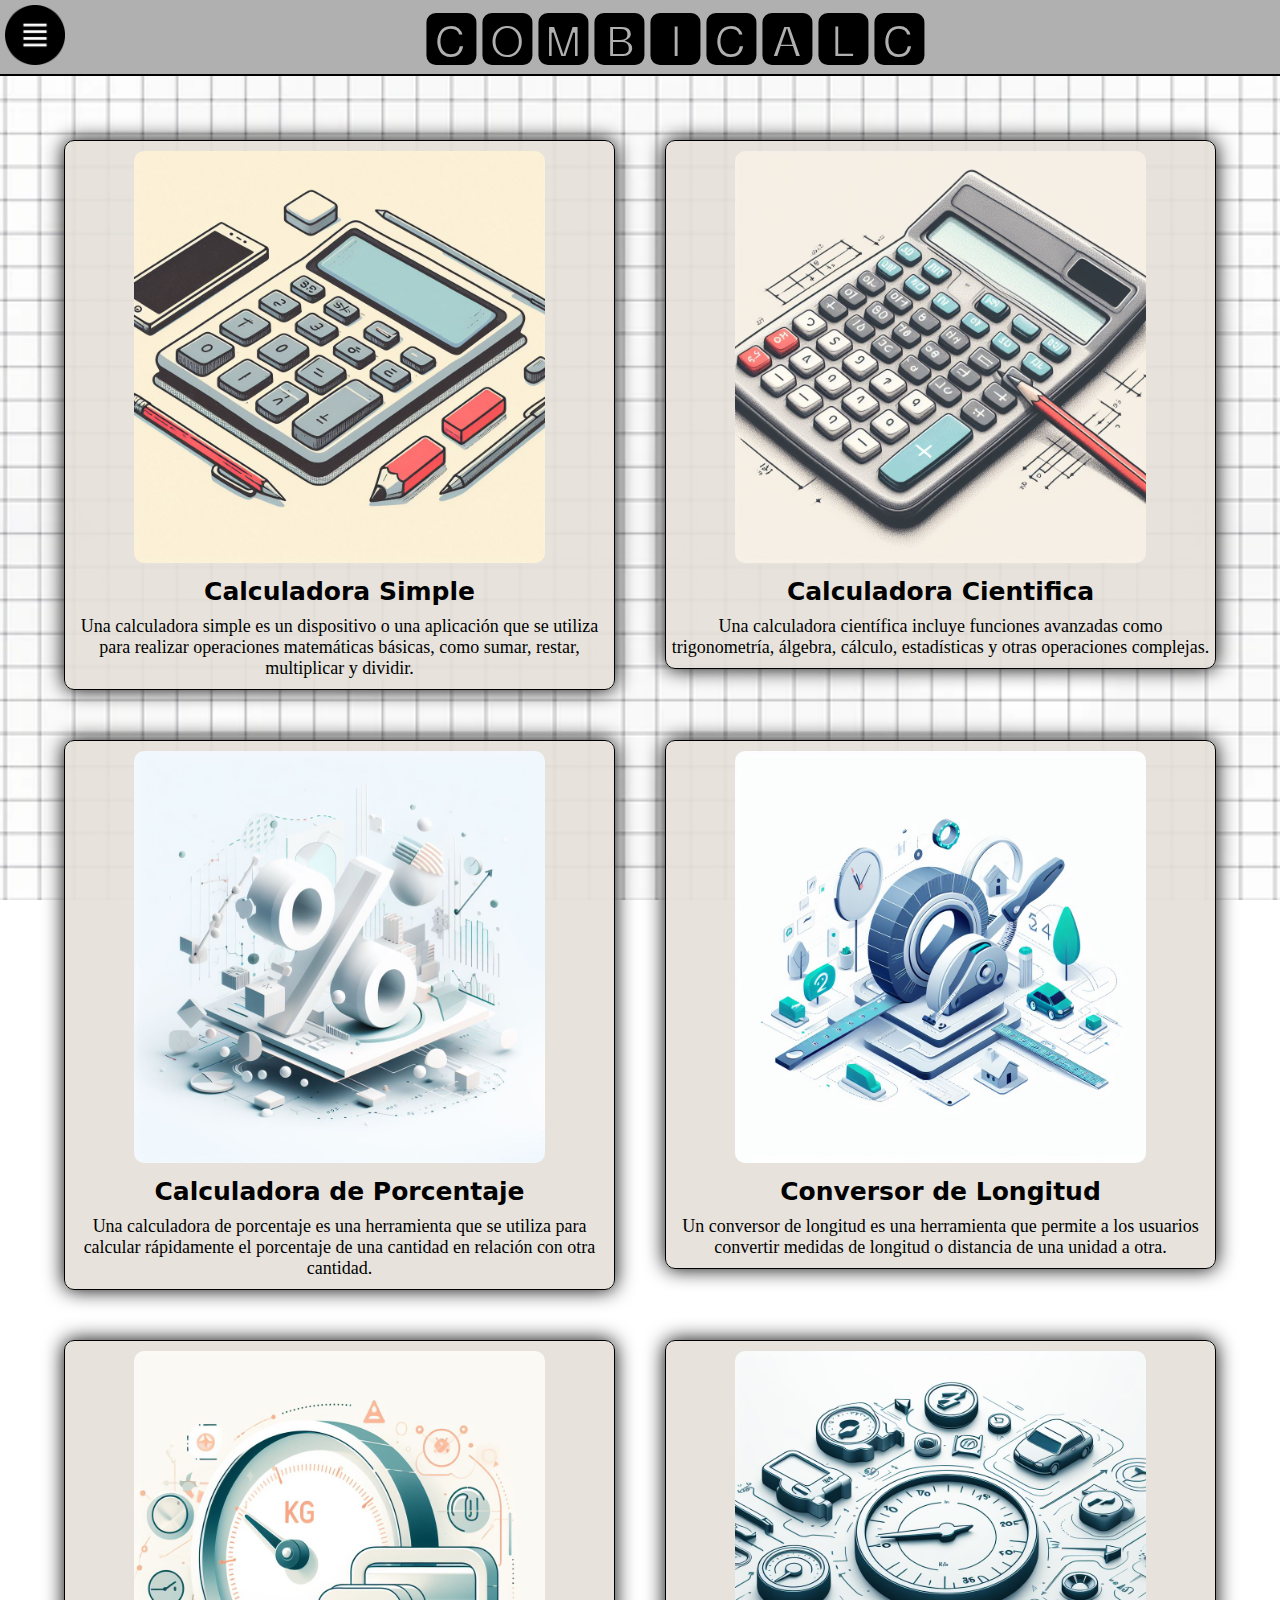
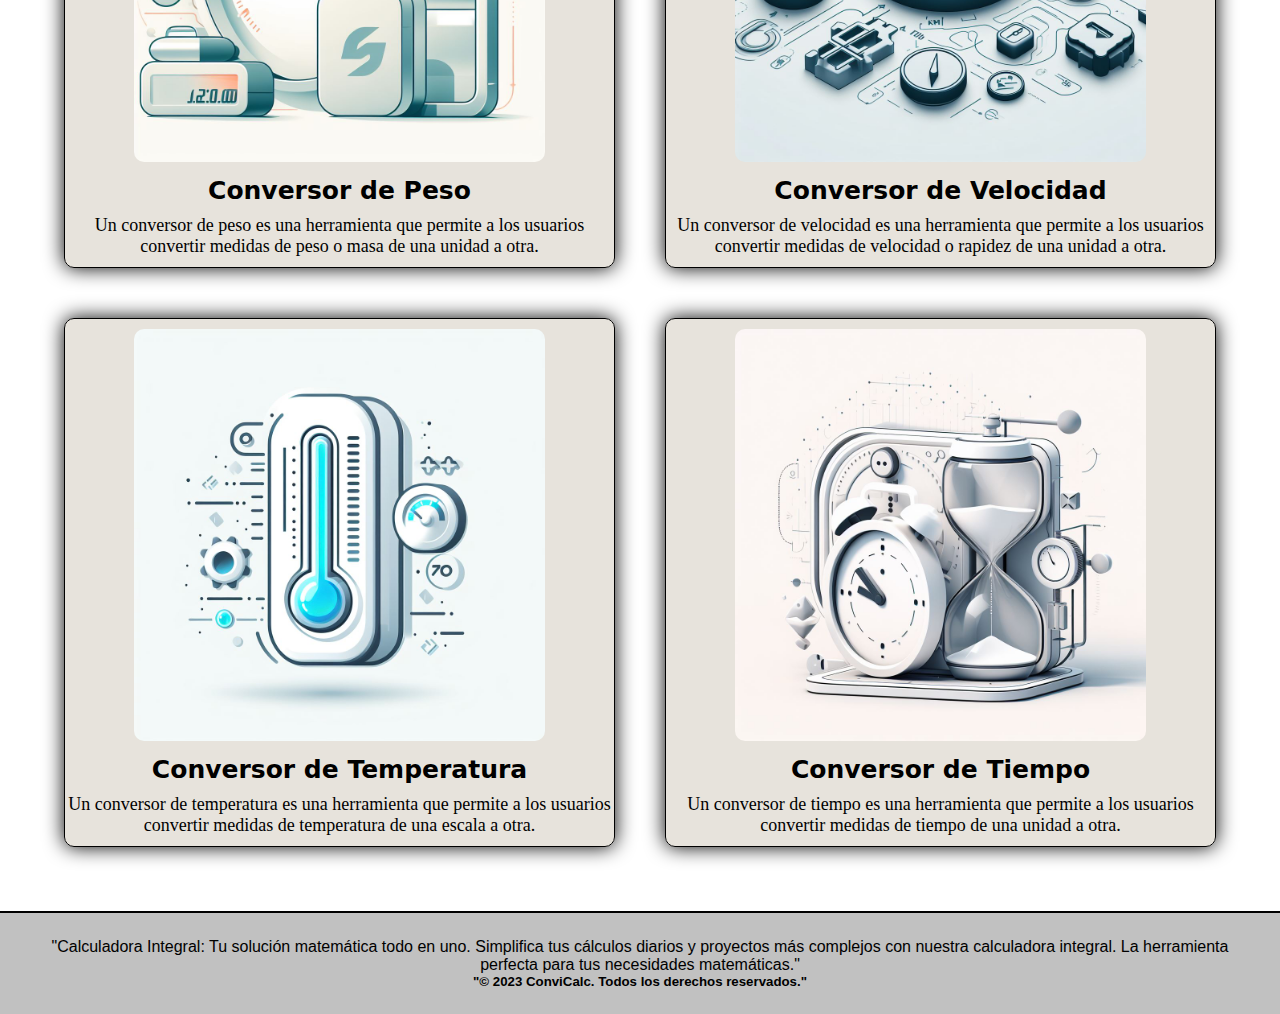
<file: index.html>
<!DOCTYPE html>
<html>
<head>
    <title>ConviCalc</title>
    <link rel="stylesheet" type="text/css" href="style.css">
    <link rel="icon" href="ImagenesCalc/calculadoraCientifica - copia.ico">
    <meta charset="UTF-8">
</head>
<body>
    <header>
        <div class="header-content">
            <div class="menu">
                <img id="menu-button" src="ImagenesCalc/lineas.png" alt="Menú">
                <nav class="navbar" id="myNavbar">
                    <ul>
                        <li><a href="CalcSimple/simple.html">Calculadora Simple</a></li>
                        <li><a href="CalcCientifica/cientifica.html">Calculadora Cientifica</a></li>
                        <li><a href="CalcPorcentaje/porcentaje.html">Calculadora de Porcentaje</a></li>
                        <li><a href="ConverLongitud/Longitud.html">Conversor de Longitud</a></li>
                        <li><a href="ConversorPeso/Peso.html">Conversor de Peso</a></li>
                        <li><a href="ConversorVelocidad/Velocidad.html">Conversor de Velocidad</a></li>
                        <li><a href="ConversorTemperatura/Temperatura.html">Conversor de Temperatura</a></li>
                        <li><a href="ConversorTiempo/Tiempo.html">Conversor de Tiempo</a></li>
                    </ul>
                </nav>
            </div>
            <div class="title">
                <h1>🅲🅾🅼🅱🅸🅲🅰🅻🅲</h1>
            </div>
        </div>
    </header>
    <main>
        <div class="container">
            <a href="CalcSimple/simple.html">
                <section><!--Calculadora Simple-->
                    <div>
                        <img src="ImagenesCalc/calculadoraSimple.png" alt="Imagen representativa">
                        <h3>Calculadora Simple</h3>
                        <p>Una calculadora simple es un dispositivo o una aplicación que se utiliza para realizar 
                            operaciones matemáticas básicas, como sumar, restar, multiplicar y dividir.</p>
                    </div>
                </section>
            </a>
            <a href="CalcCientifica/cientifica.html">
                <section><!--Calculadora Cientifica-->
                    <div>
                        <img src="ImagenesCalc/calculadoraCientifica.png" alt="Imagen representativa">
                        <h3>Calculadora Cientifica</h3>
                        <p>Una calculadora científica incluye funciones avanzadas como trigonometría,
                            álgebra, cálculo, estadísticas y otras operaciones complejas. </p>
                    </div>
                </section>
            </a>
            <a href="CalcPorcentaje/porcentaje.html">
                <section><!--Calculadora de Porcentaje-->
                    <div>
                        <img src="ImagenesCalc/Porcentaje.png" alt="Imagen representativa">
                        <h3>Calculadora de Porcentaje</h3>
                        <p>Una calculadora de porcentaje es una herramienta que se utiliza para 
                            calcular rápidamente el porcentaje de una cantidad en relación con otra cantidad.</p>
                    </div>
                </section>
            </a>
            <a href="ConverLongitud/Longitud.html">
                <section><!--Conversor de Longitud-->
                    <div>
                        <img src="ImagenesCalc/conversorLongitud.png" alt="Imagen representativa">
                        <h3>Conversor de Longitud</h3>
                        <p>Un conversor de longitud es una herramienta que permite a los 
                            usuarios convertir medidas de longitud o distancia de una unidad a otra.</p>
                    </div>
                </section>
            </a>
            <a href="ConversorPeso/Peso.html">
                <section><!--Conversor de peso-->
                    <div>
                        <img src="ImagenesCalc/peso.png" alt="Imagen representativa">
                        <h3>Conversor de Peso</h3>
                        <p>Un conversor de peso es una herramienta que permite a 
                            los usuarios convertir medidas de peso o masa de una unidad a otra.</p>
                    </div>
                </section>
            </a>
            <a href="ConversorVelocidad/Velocidad.html">
                <section><!--Conversor de Velocidad-->
                    <div>
                        <img src="ImagenesCalc/Velocidad.png" alt="Imagen representativa">
                        <h3>Conversor de Velocidad</h3>
                        <p>Un conversor de velocidad es una herramienta que permite a los usuarios 
                            convertir medidas de velocidad o rapidez de una unidad a otra.</p>
                    </div>
                </section>
            </a>
            <a href="ConversorTemperatura/Temperatura.html">
                <section><!--Conversor de Temperatura-->
                    <div>
                        <img src="ImagenesCalc/temperatura.png" alt="Imagen representativa">
                        <h3>Conversor de Temperatura</h3>
                        <p>Un conversor de temperatura es una herramienta 
                            que permite a los usuarios convertir medidas de temperatura de una escala a otra. </p>
                    </div>
                </section>
            </a>
            <a href="ConversorTiempo/Tiempo.html">
                <section><!--Conversor de Tiempo-->
                    <div>
                        <img src="ImagenesCalc/Tiempo.png" alt="Imagen representativa">
                        <h3>Conversor de Tiempo</h3>
                        <p>Un conversor de tiempo es una herramienta que permite a 
                            los usuarios convertir medidas de tiempo de una unidad a otra.</p>
                    </div>
                </section>
            </a>
        </div>
    </main>
    <footer>
        
        <p>"Calculadora Integral: Tu solución matemática todo en uno. 
            Simplifica tus cálculos diarios y proyectos más complejos con nuestra calculadora integral. 
            La herramienta perfecta para tus necesidades matemáticas."</p>
        <h5>"© 2023 ConviCalc. Todos los derechos reservados."</h5>
    </footer>

    <script>
        const menuButton = document.getElementById('menu-button');
        const navbar = document.getElementById('myNavbar');

        menuButton.addEventListener('click', (event) => {
        // Evita que el clic en el botón cierre el menú inmediatamente
        event.stopPropagation();

        if (navbar.style.display === 'block') {
            navbar.style.display = 'none';
        } else {
            navbar.style.display = 'block';
        }
        });

        document.addEventListener('click', (event) => {
        // Comprueba si el menú está abierto y si el clic no ocurrió dentro del menú
        if (navbar.style.display === 'block' && event.target !== menuButton && !navbar.contains(event.target)) {
            navbar.style.display = 'none';
        }
        });


    </script>
</body>
</html>
</file>
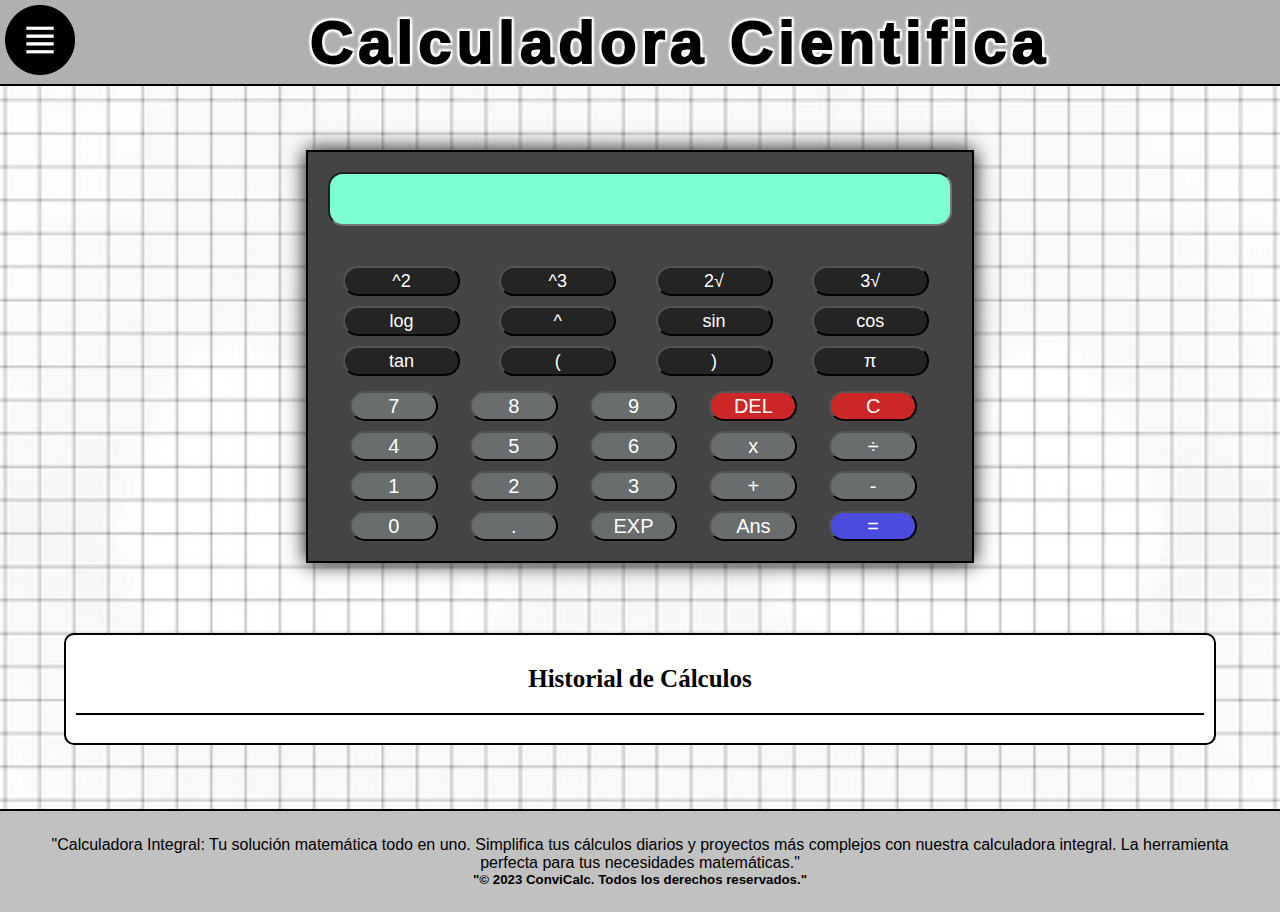
<file: CalcCientifica/cientifica.html>
<!DOCTYPE html>
<html>
    <head>
        <title>calculadoraCientifica</title>
        <link rel="stylesheet" type="text/css" href="Cientifica.css">
        <link rel="icon" href="calculadoraCientifica.png">
        <meta charset="UTF-8">
    </head>
    <body>
        <header>
            <div class="header-content">
                <div class="menu">
                    <img id="menu-button" src="lineas.png" alt="Menú">
                    <nav class="navbar" id="myNavbar">
                        <ul>
                            <li><a href="../index.html">Inicio</a></li>
                            <li><a href="../CalcSimple/simple.html">Calculadora Simple</a></li>
                            <li><a href="../CalcCientifica/cientifica.html">Calculadora Cientifica</a></li>
                            <li><a href="../CalcPorcentaje/porcentaje.html">Calculadora de Porcentaje</a></li>
                            <li><a href="../ConverLongitud/Longitud.html">Conversor de Longitud</a></li>
                            <li><a href="../ConversorPeso/Peso.html">Conversor de Peso</a></li>
                            <li><a href="../ConversorVelocidad/Velocidad.html">Conversor de Velocidad</a></li>
                            <li><a href="../ConversorTemperatura/Temperatura.html">Conversor de Temperatura</a></li>
                            <li><a href="../ConversorTiempo/Tiempo.html">Conversor de Tiempo</a></li>
                        </ul>
                    </nav>
                </div>
                <div class="title">
                    <h1>Calculadora Cientifica</h1>
                </div>
            </div>
        </header>
        <main>
            <div class="container">
                <section>
                    <form>
                        <input type="text" id="pantalla" readonly>
                        <div class="contenedorBotones">
                            <div class="botones1">
                                <input type="button" value="^2" onclick="insertText('^2')">
                                <input type="button" value="^3" onclick="insertText('^3')">
                                <input type="button" value="2√" onclick="insertText('2√(')">
                                <input type="button" value="3√" onclick="insertText('3√(')">
                                <input type="button" value="log" onclick="insertText('log(')">
                                <input type="button" value="^" onclick="insertText('^')">
                                <input type="button" value="sin" onclick="insertText('sin(')">
                                <input type="button" value="cos" onclick="insertText('cos(')">
                                <input type="button" value="tan" onclick="insertText('tan(')">
                                <input type="button" value="(" onclick="insertText('(')">
                                <input type="button" value=")" onclick="insertText(')')">
                                <input type="button" value="π" onclick="insertText('π')">
                            </div>
                            <div class="botones2">
                                <input type="button" value="7" onclick="insertText('7')">
                                <input type="button" value="8" onclick="insertText('8')">
                                <input type="button" value="9" onclick="insertText('9')">
                                <input type="button" value="DEL" class="eliminar" onclick="deleteLastChar()">
                                <input type="button" value="C" class="eliminar" onclick="clearDisplay()">
                                <input type="button" value="4" onclick="insertText('4')">
                                <input type="button" value="5" onclick="insertText('5')">
                                <input type="button" value="6" onclick="insertText('6')">
                                <input type="button" value="x" onclick="insertText('*')">
                                <input type="button" value="÷" onclick="insertText('/')">
                                <input type="button" value="1" onclick="insertText('1')">
                                <input type="button" value="2" onclick="insertText('2')">
                                <input type="button" value="3" onclick="insertText('3')">
                                <input type="button" value="+" onclick="insertText('+')">
                                <input type="button" value="-" onclick="insertText('-')">
                                <input type="button" value="0" onclick="insertText('0')">
                                <input type="button" value="." onclick="insertText('.')">
                                <input type="button" value="EXP" onclick="insertText('EXP(')">
                                <input type="button" value="Ans" onclick="insertAns()" >
                                <input type="button" value="=" class="igual" onclick="calculate()">
                            </div>
                        </div>
                    </form>
                </section>
                <section class="section2">
                    <h2>Historial de Cálculos</h2>
                    <hr><br>
                    <ul id="historial-list"></ul>
                </section>
            </div>
        </main>
        <footer>
            <p>"Calculadora Integral: Tu solución matemática todo en uno. 
                Simplifica tus cálculos diarios y proyectos más complejos con nuestra calculadora integral. 
                La herramienta perfecta para tus necesidades matemáticas."</p>
            <h5>"© 2023 ConviCalc. Todos los derechos reservados."</h5>
        </footer>

        <script src="Cientifica.js"></script>
    </body>
</html>
</file>
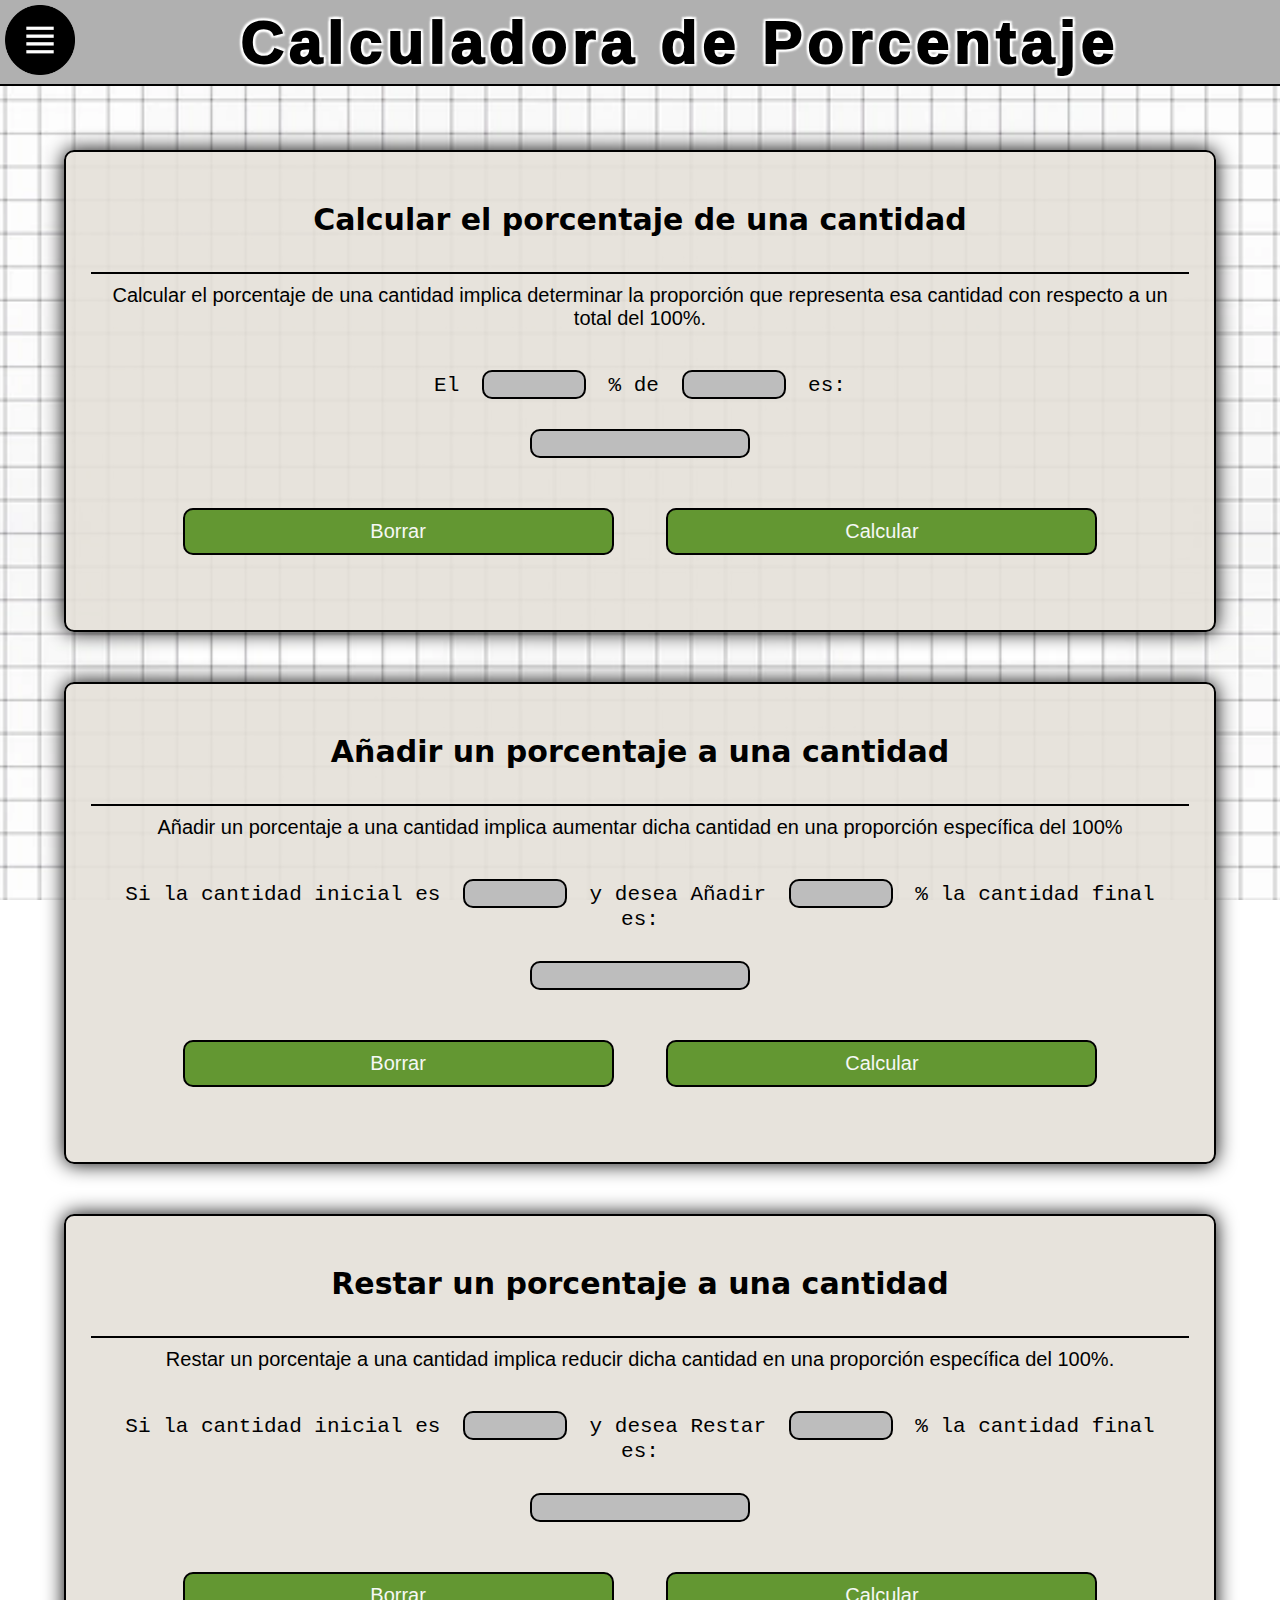
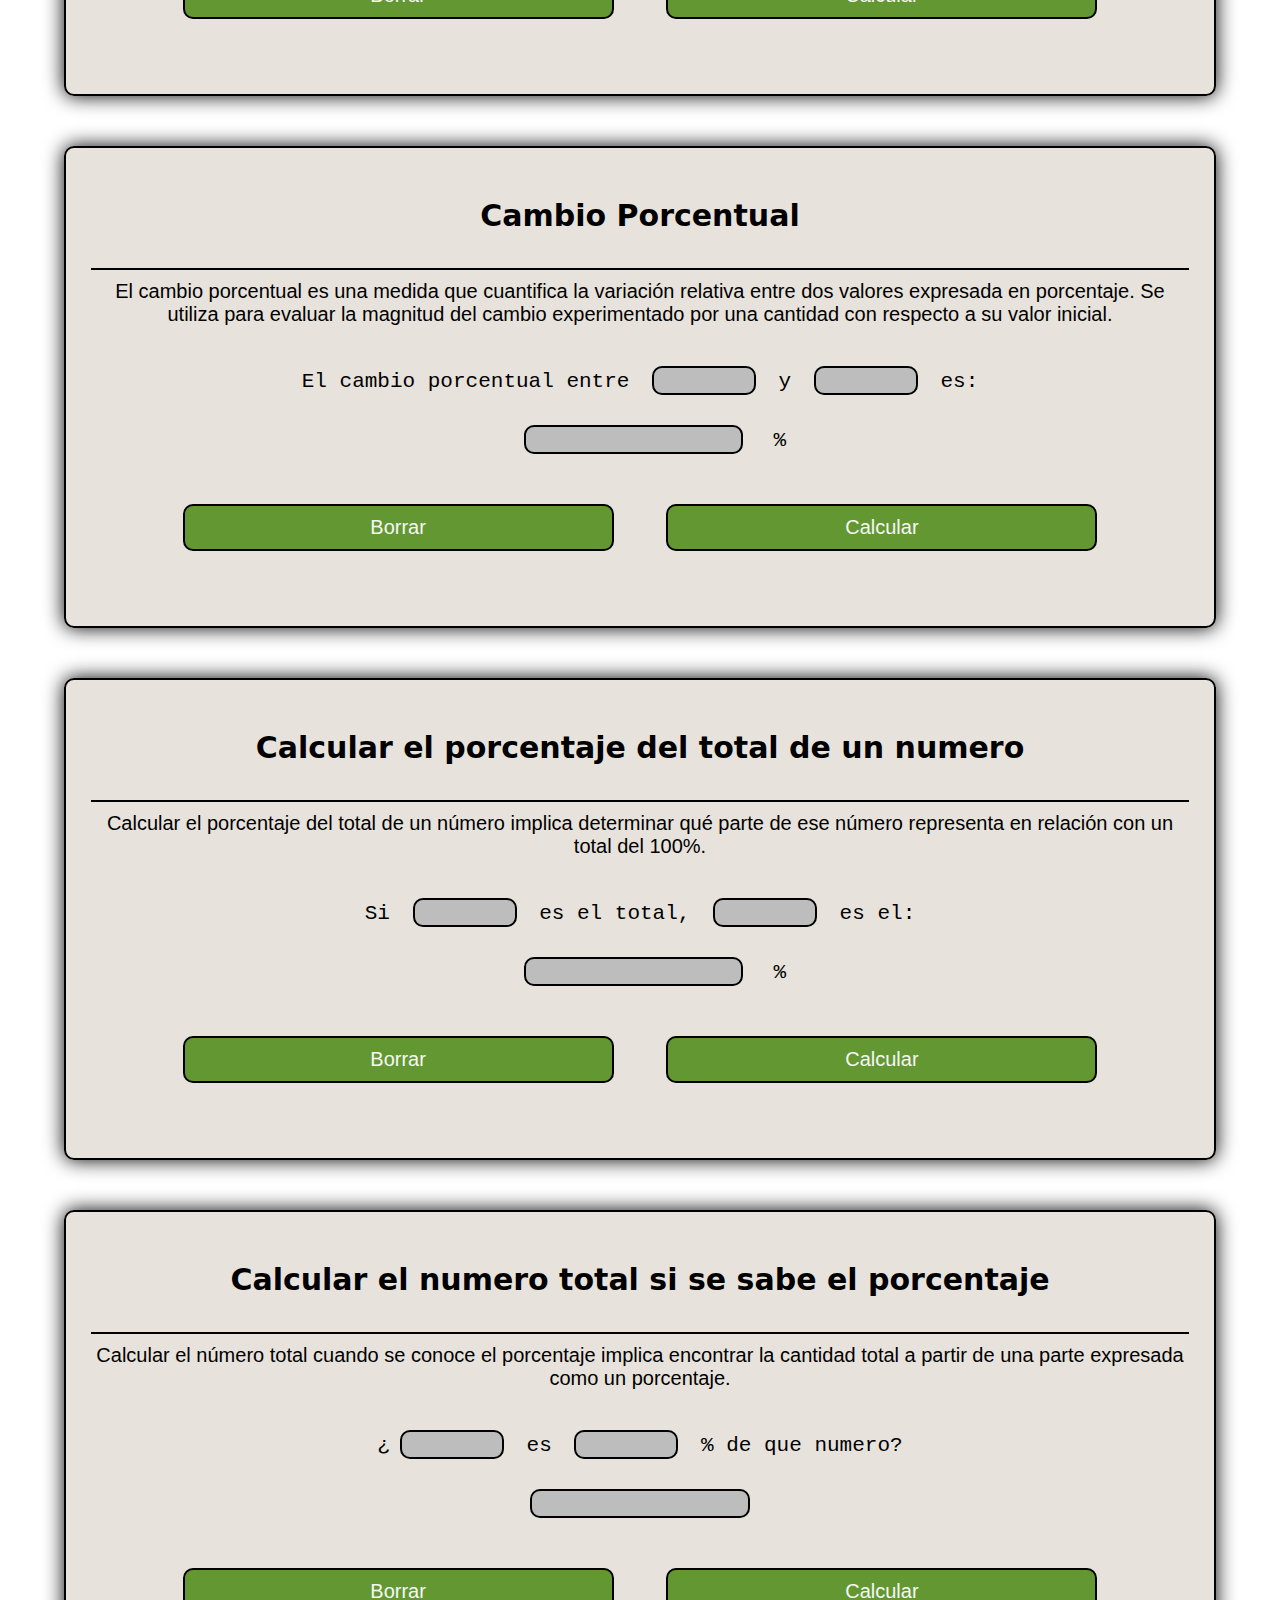
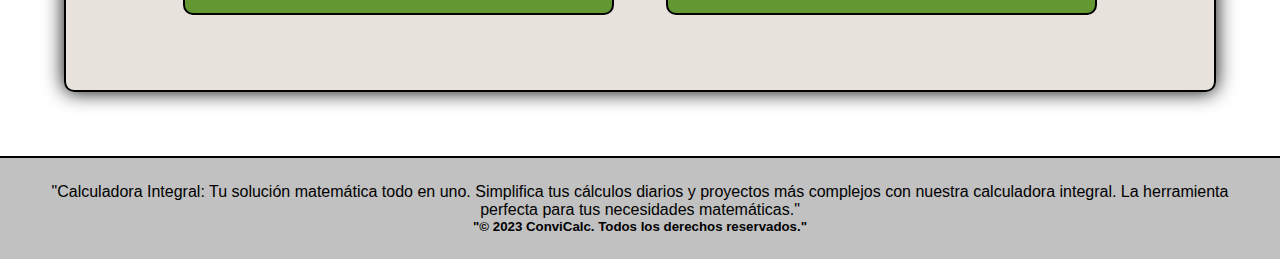
<file: CalcPorcentaje/porcentaje.html>
<!DOCTYPE html>
<html>
    <head>
        <title>Calculadora de Porcentaje</title>
        <link rel="stylesheet" type="text/css" href="porcentaje.css">
        <link rel="icon" href="Porcentaje.png">

        <meta charset="UTF-8" >
    </head>
    <body>
        <header>
            <div class="header-content">
                <div class="menu">
                    <img id="menu-button" src="lineas.png" alt="Menú">
                    <nav class="navbar" id="myNavbar">
                        <ul>
                            <li><a href="../index.html">Inicio</a></li>
                            <li><a href="../CalcSimple/simple.html">Calculadora Simple</a></li>
                            <li><a href="../CalcCientifica/cientifica.html">Calculadora Cientifica</a></li>
                            <li><a href="../CalcPorcentaje/porcentaje.html">Calculadora de Porcentaje</a></li>
                            <li><a href="../ConverLongitud/Longitud.html">Conversor de Longitud</a></li>
                            <li><a href="../ConversorPeso/Peso.html">Conversor de Peso</a></li>
                            <li><a href="../ConversorVelocidad/Velocidad.html">Conversor de Velocidad</a></li>
                            <li><a href="../ConversorTemperatura/Temperatura.html">Conversor de Temperatura</a></li>
                            <li><a href="../ConversorTiempo/Tiempo.html">Conversor de Tiempo</a></li>
                        </ul>
                    </nav>
                </div>
                <div class="title">
                    <h1>Calculadora de Porcentaje</h1>
                </div>
            </div>
        </header>
        <main>
            <div class="container">
                <!--Seccion de "El porcentaje de una cantidad"-->
                <section>
                    <h3>Calcular el porcentaje de una cantidad</h3><hr>
                    <p>Calcular el porcentaje de una cantidad implica 
                        determinar la proporción que representa esa cantidad con respecto a un total del 100%.</p>
                    <form>
                        El   
                        <input type="text" id="dato1"> % de
                        <input type="text" id="dato2"> es:<br>
                        <input type="text" id="resultado" readonly><br>
                        <input type="button" value="Borrar" onclick="borrarCampos()">
                        <input type="button" value="Calcular" onclick="calcularPorcentaje()">
                    </form>
                </section>
                <!--Seccion de Añadir un porcentaje a un cantidad-->
                <section>
                    <h3>Añadir un porcentaje a una cantidad</h3><hr>
                    <p>Añadir un porcentaje a una cantidad implica aumentar 
                        dicha cantidad en una proporción específica del 100%
                    </p>
                    <form>
                        Si la cantidad inicial es 
                        <input type="text" id="dato3">
                        y desea Añadir 
                        <input type="text" id="dato4">
                        % la cantidad final es:<br>
                        <input type="text" id="resultado2" readonly><br>
                        <input type="button" value="Borrar" onclick="borrarCampos2()">
                        <input type="button" value="Calcular" onclick="calcularCantidadConPorcentaje()">
                    </form>
                </section>
                <!--Seccion de Restar un porcentaje a una cantidad-->
                <section>
                    <h3>Restar un porcentaje a una cantidad</h3><hr>
                    <p>Restar un porcentaje a una cantidad implica reducir 
                       dicha cantidad en una proporción específica del 100%.</p>
                    <form>
                        Si la cantidad inicial es 
                        <input type="text" id="dato5">
                        y desea Restar 
                        <input type="text" id="dato6">
                        % la cantidad final es:<br>
                        <input type="text" id="resultado3" readonly><br>
                        <input type="button" value="Borrar" onclick="borrarCampos3()">
                        <input type="button" value="Calcular" onclick="restarPorcentaje()">
                    </form>
                </section>
                <!--Seccion de cambio Porcentual-->
                <section>
                    <h3>Cambio Porcentual</h3><hr>
                    <p>El cambio porcentual es una medida que cuantifica la variación relativa entre dos valores expresada
                       en porcentaje. Se utiliza para evaluar la magnitud del cambio experimentado por una cantidad con respecto
                       a su valor inicial.</p>
                    <form>
                        El cambio porcentual entre 
                        <input type="text" id="dato7">
                        y 
                        <input type="text" id="dato8">
                        es:<br>
                        <input type="text" id="resultado4" readonly>%<br>
                        <input type="button" value="Borrar" onclick="borrarCampos4()">
                        <input type="button" value="Calcular" onclick="calcularCambioPorcentual()">
                    </form>
                </section>
                <!--Seccion de Calcular el porcentaje del total de un numero-->
                <section>
                    <h3>Calcular el porcentaje del total de un numero</h3><hr>
                    <p>Calcular el porcentaje del total de un número implica determinar 
                       qué parte de ese número representa en relación con un total del 100%.</p>
                    <form>
                        Si 
                        <input type="text" id="dato9">
                        es el total, 
                        <input type="text" id="dato10">
                        es el:<br>
                        <input type="text" id="resultado5" readonly>%<br>
                        <input type="button" value="Borrar" onclick="borrarCampos5()">
                        <input type="button" value="Calcular" onclick="calcularPorcentajeDelTotal()">
                    </form>
                </section>
                <!--Seccion de Calcular el numero total si se sabe el porcentaje-->
                <section>
                    <h3>Calcular el numero total si se sabe el porcentaje</h3><hr>
                    <p>Calcular el número total cuando se conoce el porcentaje implica encontrar
                    la cantidad total a partir de una parte expresada como un porcentaje.</p>
                    <form>
                        ¿<input type="text" id="dato11">
                        es 
                        <input type="text" id="dato12">
                        % de que numero?<br>
                        <input type="text" id="resultado6" readonly><br>
                        <input type="button" value="Borrar" onclick="borrarCampos6()">
                        <input type="button" value="Calcular" onclick="calcularNumeroTotal()">
                    </form>
                </section>
            </div>
        </main>
        <footer>
            <p>"Calculadora Integral: Tu solución matemática todo en uno. 
            Simplifica tus cálculos diarios y proyectos más complejos con nuestra calculadora integral. 
            La herramienta perfecta para tus necesidades matemáticas."</p>
            <h5>"© 2023 ConviCalc. Todos los derechos reservados."</h5>
        </footer>

        <script>

            //Para que funcione el menu

            const menuButton = document.getElementById('menu-button');
            const navbar = document.getElementById('myNavbar');

            menuButton.addEventListener('click', (event) => {
            // Evita que el clic en el botón cierre el menú inmediatamente
            event.stopPropagation();

            if (navbar.style.display === 'block') {
                navbar.style.display = 'none';
            } else {
                navbar.style.display = 'block';
            }
            });

            document.addEventListener('click', (event) => {
            // Comprueba si el menú está abierto y si el clic no ocurrió dentro del menú
            if (navbar.style.display === 'block' && event.target !== menuButton && !navbar.contains(event.target)) {
                navbar.style.display = 'none';
            }
            });

            //TODO SOBRE LA CALCULADORA  
            
            // FUNCION PARA AGREGAR EL PORCENTAJE A UNA CANTIDAD

            function calcularPorcentaje() {
                // Obtener los valores de los campos de entrada
                const porcentaje = parseFloat(document.getElementById('dato1').value);
                const total = parseFloat(document.getElementById('dato2').value);

                // Calcular el resultado
                const resultado = (total * porcentaje) / 100;

                // Mostrar el resultado en el campo de salida
                document.getElementById('resultado').value = resultado;
            }
            function borrarCampos() {
                // Limpiar los campos de entrada y salida
                document.getElementById('dato1').value = '';
                document.getElementById('dato2').value = '';
                document.getElementById('resultado').value = '';
            }

            // FUNCIÓN PARA AÑADIR UN PORCENTAJE A UNA CANTIDAD

            function calcularCantidadConPorcentaje() {
                // Obtener los valores de los campos de entrada
                const cantidadInicial = parseFloat(document.getElementById('dato3').value);
                const porcentajeAnadir = parseFloat(document.getElementById('dato4').value);

                // Calcular el resultado
                const resultado = cantidadInicial + (cantidadInicial * porcentajeAnadir) / 100;

                // Mostrar el resultado en el campo de salida
                document.getElementById('resultado2').value = resultado;
            }
            function borrarCampos2() {
                // Limpiar los campos de entrada y salida
                document.getElementById('dato3').value = '';
                document.getElementById('dato4').value = '';
                document.getElementById('resultado2').value = '';
            }

            //FUNCION PARA RESTAR UN PORCENTAJE A UNA CANTIDAD

            function restarPorcentaje() {
                // Obtener los valores de los campos de entrada
                const cantidadInicialResta = parseFloat(document.getElementById('dato5').value);
                const porcentajeARestar = parseFloat(document.getElementById('dato6').value);

                // Calcular el resultado
                const resultado = cantidadInicialResta - (cantidadInicialResta * porcentajeARestar) / 100;

                // Mostrar el resultado en el campo de salida
                document.getElementById('resultado3').value = resultado;
            }
            function borrarCampos3() {
                // Limpiar los campos de entrada y salida
                document.getElementById('dato5').value = '';
                document.getElementById('dato6').value = '';
                document.getElementById('resultado3').value = '';
            }

            //FUNCION PARA CALCULAR EL CAMBIO PORCENTUAL

            function calcularCambioPorcentual() {
                // Obtener los valores de los campos de entrada
                const valorInicial = parseFloat(document.getElementById('dato7').value);
                const valorFinal = parseFloat(document.getElementById('dato8').value);

                // Calcular el cambio porcentual
                const cambioPorcentual = ((valorFinal - valorInicial) / valorInicial) * 100;

                // Mostrar el resultado en el campo de salida
                document.getElementById('resultado4').value = cambioPorcentual;
            }
            function borrarCampos4() {
                // Limpiar los campos de entrada y salida
                document.getElementById('dato7').value = '';
                document.getElementById('dato8').value = '';
                document.getElementById('resultado4').value = '';
            }

            //FUNCION PARA CALCULAR EL PORCENTAJE TOTAL DE UN NUMERO

            function calcularPorcentajeDelTotal() {
                // Obtener los valores de los campos de entrada
                const total = parseFloat(document.getElementById('dato9').value);
                const parte = parseFloat(document.getElementById('dato10').value);

                // Calcular el porcentaje del total
                const porcentajeDelTotal = (parte / total) * 100;

                // Mostrar el resultado en el campo de salida
                document.getElementById('resultado5').value = porcentajeDelTotal;
            }
            function borrarCampos5() {
                // Limpiar los campos de entrada y salida
                document.getElementById('dato9').value = '';
                document.getElementById('dato10').value = '';
                document.getElementById('resultado5').value = '';
            }

            //FUNCION PARA CALCULAR EL NUMERO TOTAL SI SE SABE EL PORCENTAJE
            
            function calcularNumeroTotal() {
                // Obtener los valores de los campos de entrada
                const porcentajeConocido = parseFloat(document.getElementById('dato12').value);
                const parteConocida = parseFloat(document.getElementById('dato11').value);

                // Calcular el número total
                const numeroTotal = (parteConocida * 100) / porcentajeConocido;

                // Mostrar el resultado en el campo de salida
                document.getElementById('resultado6').value = numeroTotal;
            }
            function borrarCampos6() {
                // Limpiar los campos de entrada y salida
                document.getElementById('dato11').value = '';
                document.getElementById('dato12').value = '';
                document.getElementById('resultado6').value = '';
            }





        </script>
    </body>
</html>
</file>
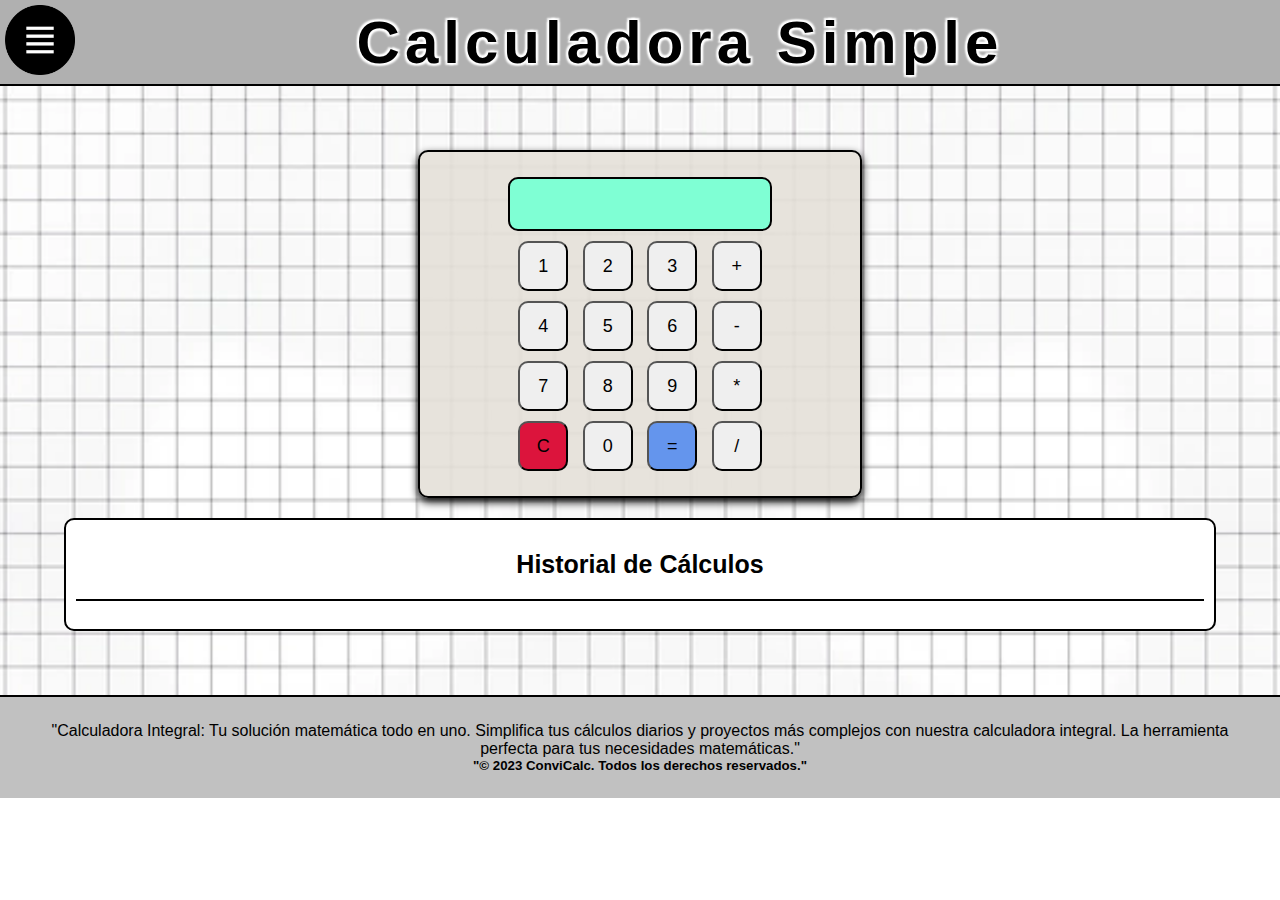
<file: CalcSimple/simple.html>
<!DOCTYPE html>
<html>
<head>
    <title>Calculadora Matemática</title>
    <link rel="stylesheet" type="text/css" href="simple.css">
    <meta charset="UTF-8">
    <link rel="icon" href="calculadoraSimple.png">

</head>
<body>
    <header>
        <div class="header-content">
            <div class="menu">
                <img id="menu-button" src="lineas.png" alt="Menú">
                <nav class="navbar" id="myNavbar">
                    <ul>
                        <li><a href="../index.html">Inicio</a></li>
                            <li><a href="../CalcSimple/simple.html">Calculadora Simple</a></li>
                            <li><a href="../CalcCientifica/cientifica.html">Calculadora Cientifica</a></li>
                            <li><a href="../CalcPorcentaje/porcentaje.html">Calculadora de Porcentaje</a></li>
                            <li><a href="../ConverLongitud/Longitud.html">Conversor de Longitud</a></li>
                            <li><a href="../ConversorPeso/Peso.html">Conversor de Peso</a></li>
                            <li><a href="../ConversorVelocidad/Velocidad.html">Conversor de Velocidad</a></li>
                            <li><a href="../ConversorTemperatura/Temperatura.html">Conversor de Temperatura</a></li>
                            <li><a href="../ConversorTiempo/Tiempo.html">Conversor de Tiempo</a></li>
                    </ul>
                </nav>
            </div>
            <div class="title">
                <h1>Calculadora Simple</h1>
            </div>
        </div>
    </header>
    <main>
        <div class="calculator">
            <input type="text" id="display" disabled>
            <br>
            <input type="button" value="1" onclick="appendToDisplay('1')">
            <input type="button" value="2" onclick="appendToDisplay('2')">
            <input type="button" value="3" onclick="appendToDisplay('3')">
            <input type="button" value="+" onclick="appendToDisplay('+')">
            <br>
            <input type="button" value="4" onclick="appendToDisplay('4')">
            <input type="button" value="5" onclick="appendToDisplay('5')">
            <input type="button" value="6" onclick="appendToDisplay('6')">
            <input type="button" value="-" onclick="appendToDisplay('-')">
            <br>
            <input type="button" value="7" onclick="appendToDisplay('7')">
            <input type="button" value="8" onclick="appendToDisplay('8')">
            <input type="button" value="9" onclick="appendToDisplay('9')">
            <input type="button" value="*" onclick="appendToDisplay('*')">
            <br>
            <input type="button" value="C" onclick="clearDisplay()" class="borrar">
            <input type="button" value="0" onclick="appendToDisplay('0')">
            <input type="button" value="=" onclick="calculate()" class="igual">
            <input type="button" value="/" onclick="appendToDisplay('/')">
        </div>
        
        <div id="historial">
            <h2>Historial de Cálculos</h2>
            <hr><br>
            <ul id="historial-list"></ul>
        </div>

    </main>
    <footer>
        <p>"Calculadora Integral: Tu solución matemática todo en uno. 
            Simplifica tus cálculos diarios y proyectos más complejos con nuestra calculadora integral. 
            La herramienta perfecta para tus necesidades matemáticas."</p>
        <h5>"© 2023 ConviCalc. Todos los derechos reservados."</h5>
    </footer>

    <script>

        /*FUNCIONES DE LA CALCULADORA*/

        function appendToDisplay(value) {
            document.getElementById('display').value += value;
        }

        function clearDisplay() {
            document.getElementById('display').value = '';
        }

        function calculate() {
            try {
                const expression = document.getElementById('display').value;
                const result = eval(expression);
                document.getElementById('display').value = result;
                addToHistory(expression, result);
            } catch (error) {
                document.getElementById('display').value = 'Error';
            }
        }

        function addToHistory(expression, result) {
            const historyList = document.getElementById('historial-list');
            const historyItem = document.createElement('li');
            // Asigna una clase al elemento li
            historyItem.classList.add('historial-item');
            historyItem.textContent = `${expression} = ${result}`;
            historyList.appendChild(historyItem);
            document.getElementById('historial').style.display = 'block';
        }

        /*FUNCIONES DEL MENU DESPLEGABLE*/

        const menuButton = document.getElementById('menu-button');
        const navbar = document.getElementById('myNavbar');

        menuButton.addEventListener('click', (event) => {
        // Evita que el clic en el botón cierre el menú inmediatamente
        event.stopPropagation();

        if (navbar.style.display === 'block') {
            navbar.style.display = 'none';
        } else {
            navbar.style.display = 'block';
        }
        });

        document.addEventListener('click', (event) => {
        // Comprueba si el menú está abierto y si el clic no ocurrió dentro del menú
        if (navbar.style.display === 'block' && event.target !== menuButton && !navbar.contains(event.target)) {
            navbar.style.display = 'none';
        }
        });
    </script>
</body>
</html>
</file>
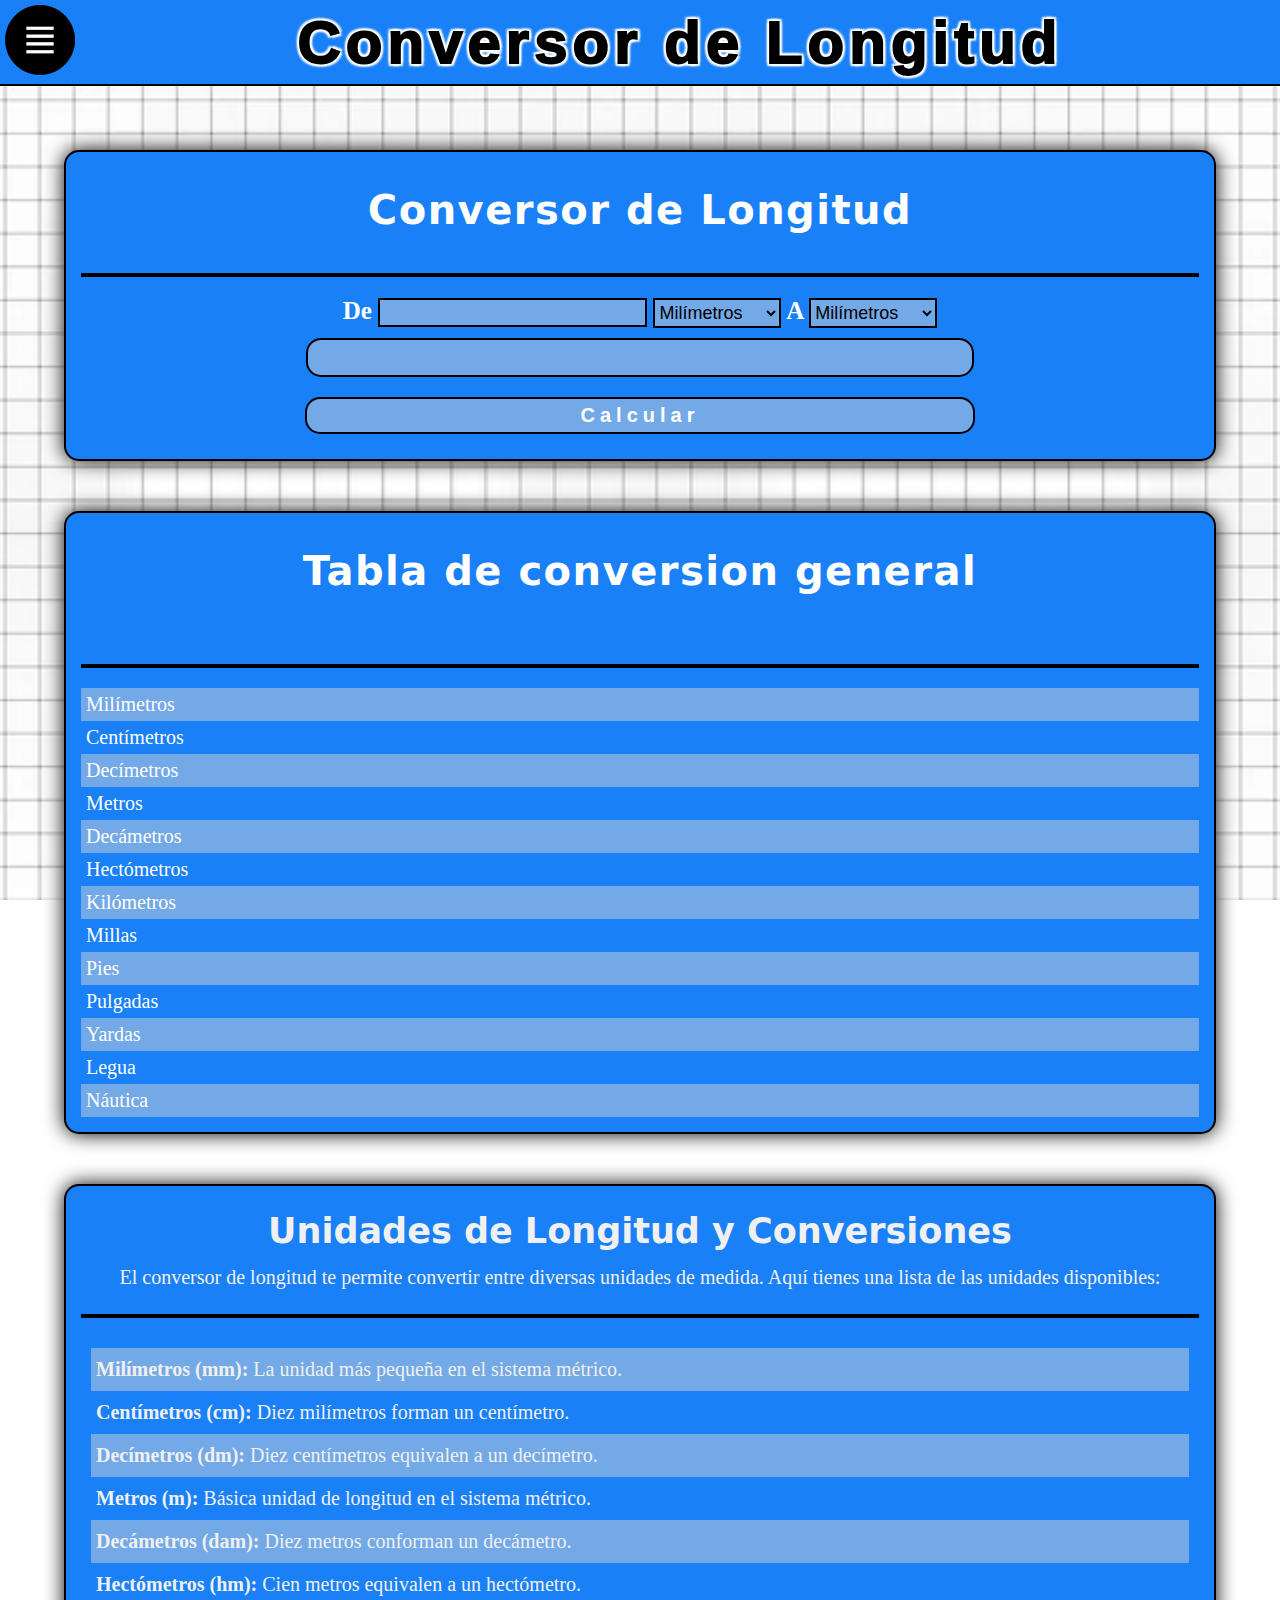
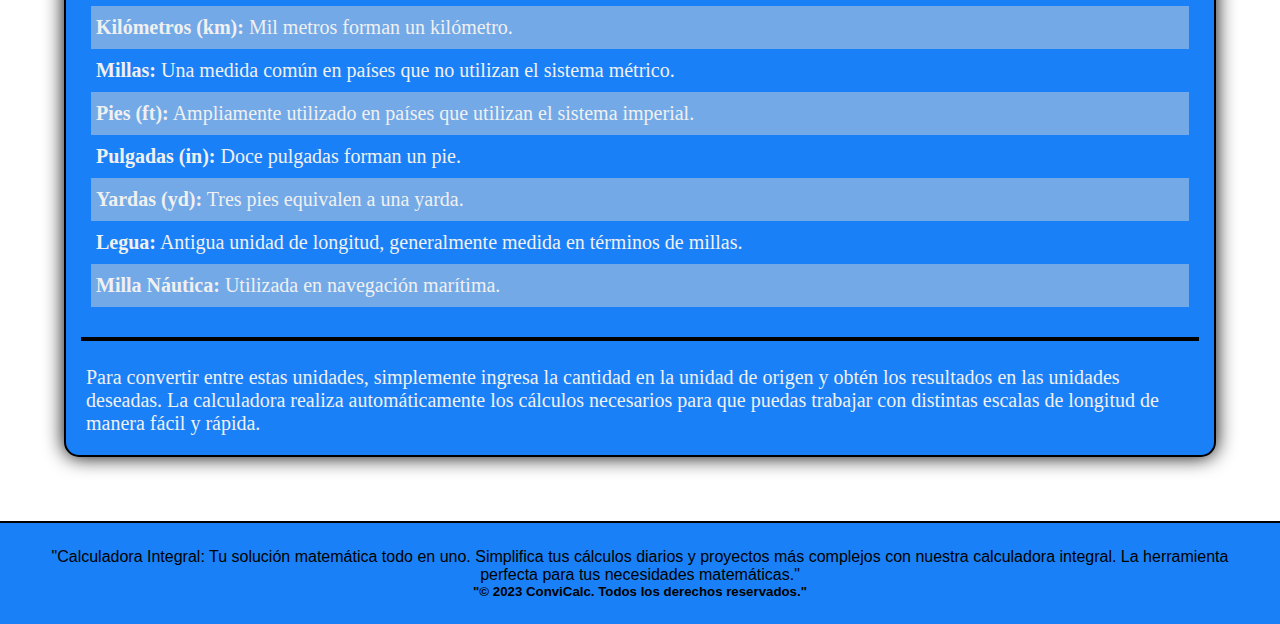
<file: ConverLongitud/Longitud.html>
<!DOCTYPE html>
<html>
    <head>
        <title>Conversor de Longitud</title>
        <link rel="stylesheet" type="text/css" href="Longitud.css">
        <link rel="icon" href="conversorLongitud.png">

        <meta charset="UTF-8">
    </head>
    <body>
        <header>
            <div class="header-content">
                <div class="menu">
                    <img id="menu-button" src="lineas.png" alt="Menú">
                    <nav class="navbar" id="myNavbar">
                        <ul>
                            <li><a href="../index.html">Inicio</a></li>
                            <li><a href="../CalcSimple/simple.html">Calculadora Simple</a></li>
                            <li><a href="../CalcCientifica/cientifica.html">Calculadora Cientifica</a></li>
                            <li><a href="../CalcPorcentaje/porcentaje.html">Calculadora de Porcentaje</a></li>
                            <li><a href="../ConverLongitud/Longitud.html">Conversor de Longitud</a></li>
                            <li><a href="../ConversorPeso/Peso.html">Conversor de Peso</a></li>
                            <li><a href="../ConversorVelocidad/Velocidad.html">Conversor de Velocidad</a></li>
                            <li><a href="../ConversorTemperatura/Temperatura.html">Conversor de Temperatura</a></li>
                            <li><a href="../ConversorTiempo/Tiempo.html">Conversor de Tiempo</a></li>
                        </ul>
                    </nav>
                </div>
                <div class="title">
                    <h1>Conversor de Longitud</h1>
                </div>
            </div>
        </header>
        <main>
            <div class="container">
                <section class="section1">
                    <h3>Conversor de Longitud</h3>
                    <hr>
                    
                    <form class="form1">
                        <div>
                            De
                            <input type="text" id="VInicial">
                            <select id="unidad1">
                                <option value="milimetros">Milímetros</option>
                                <option value="centimetros">Centímetros</option>
                                <option value="decimetros">Decímetros</option>
                                <option value="metros">Metros</option>
                                <option value="decametros">Decámetros</option>
                                <option value="hectometros">Hectómetros</option>
                                <option value="kilometros">Kilómetros</option>
                                <option value="millas">Millas</option>
                                <option value="pies">Pies</option>
                                <option value="pulgadas">Pulgadas</option>
                                <option value="yardas">Yardas</option>
                                <option value="legua">Legua</option>
                                <option value="nautica">Milla Náutica</option>
                            </select>
                        
                            A
                            <select id="unidad2">
                                <option value="milimetros">Milímetros</option>
                                <option value="centimetros">Centímetros</option>
                                <option value="decimetros">Decímetros</option>
                                <option value="metros">Metros</option>
                                <option value="decametros">Decámetros</option>
                                <option value="hectometros">Hectómetros</option>
                                <option value="kilometros">Kilómetros</option>
                                <option value="millas">Millas</option>
                                <option value="pies">Pies</option>
                                <option value="pulgadas">Pulgadas</option>
                                <option value="yardas">Yardas</option>
                                <option value="legua">Legua</option>
                                <option value="nautica">Milla Náutica</option>
                            </select><br>
                        </div>
                        <div><input type="text" class="Resultado" id="Resultado" readonly> </div>
                           
                        <input type="button" value="Calcular" onclick="calcularLongitud(); llenarTabla();">
                        
                    </form>
                    
                </section>
                <section class="section2">
                    <h3>Tabla de conversion general</h3>
                    <div class="subdiv">
                        <input type="text" id="num" readonly>
                        <input type="text" id="unidad" readonly>
                    </div>
                    <hr>
                    <form class="form2">
                        <div><label>Milímetros</label><input type="text" id="milimetros" readonly></div>
                        <div><label>Centímetros</label><input type="text" id="centimetros" readonly></div>
                        <div><label>Decímetros</label><input type="text" id="decimetros" readonly></div>
                        <div><label>Metros</label><input type="text" id="metros" readonly></div>
                        <div><label>Decámetros</label><input type="text" id="decametros" readonly></div>
                        <div><label>Hectómetros</label><input type="text" id="hectometros" readonly></div>
                        <div><label>Kilómetros</label><input type="text" id="kilometros" readonly></div>
                        <div><label>Millas</label><input type="text" id="millas" readonly></div>
                        <div><label>Pies</label><input type="text" id="pies" readonly></div>
                        <div><label>Pulgadas</label><input type="text" id="pulgadas" readonly></div>
                        <div><label>Yardas</label><input type="text" id="yardas" readonly></div>
                        <div><label>Legua</label><input type="text" id="legua" readonly></div>
                        <div><label>Náutica</label><input type="text" id="nautica" readonly></div>
                    </form>  
                </section>
                <section class="section3">
                    <div>
                        <h2>Unidades de Longitud y Conversiones</h2>
                        <p>El conversor de longitud te permite convertir entre diversas unidades de medida. Aquí tienes una lista de las unidades disponibles:</p>
                    </div>
                    
                    <hr>
                    <ul>
                        <li><strong>Milímetros (mm):</strong> La unidad más pequeña en el sistema métrico.</li>
                        <li><strong>Centímetros (cm):</strong> Diez milímetros forman un centímetro.</li>
                        <li><strong>Decímetros (dm):</strong> Diez centímetros equivalen a un decímetro.</li>
                        <li><strong>Metros (m):</strong> Básica unidad de longitud en el sistema métrico.</li>
                        <li><strong>Decámetros (dam):</strong> Diez metros conforman un decámetro.</li>
                        <li><strong>Hectómetros (hm):</strong> Cien metros equivalen a un hectómetro.</li>
                        <li><strong>Kilómetros (km):</strong> Mil metros forman un kilómetro.</li>
                        <li><strong>Millas:</strong> Una medida común en países que no utilizan el sistema métrico.</li>
                        <li><strong>Pies (ft):</strong> Ampliamente utilizado en países que utilizan el sistema imperial.</li>
                        <li><strong>Pulgadas (in):</strong> Doce pulgadas forman un pie.</li>
                        <li><strong>Yardas (yd):</strong> Tres pies equivalen a una yarda.</li>
                        <li><strong>Legua:</strong> Antigua unidad de longitud, generalmente medida en términos de millas.</li>
                        <li><strong>Milla Náutica:</strong> Utilizada en navegación marítima.</li>
                    </ul>
                    <hr>
                    <p>Para convertir entre estas unidades, simplemente ingresa la cantidad en la unidad de origen y obtén los resultados en las unidades deseadas. La calculadora realiza automáticamente los cálculos necesarios para que puedas trabajar con distintas escalas de longitud de manera fácil y rápida.</p>
                </section>
                
            </div>
        </main>
        <footer>
            <p>"Calculadora Integral: Tu solución matemática todo en uno. 
            Simplifica tus cálculos diarios y proyectos más complejos con nuestra calculadora integral. 
            La herramienta perfecta para tus necesidades matemáticas."</p>
            <h5>"© 2023 ConviCalc. Todos los derechos reservados."</h5>
        </footer>
            
        <script src="longitud.js"></script>
    </body>
</html>
</file>
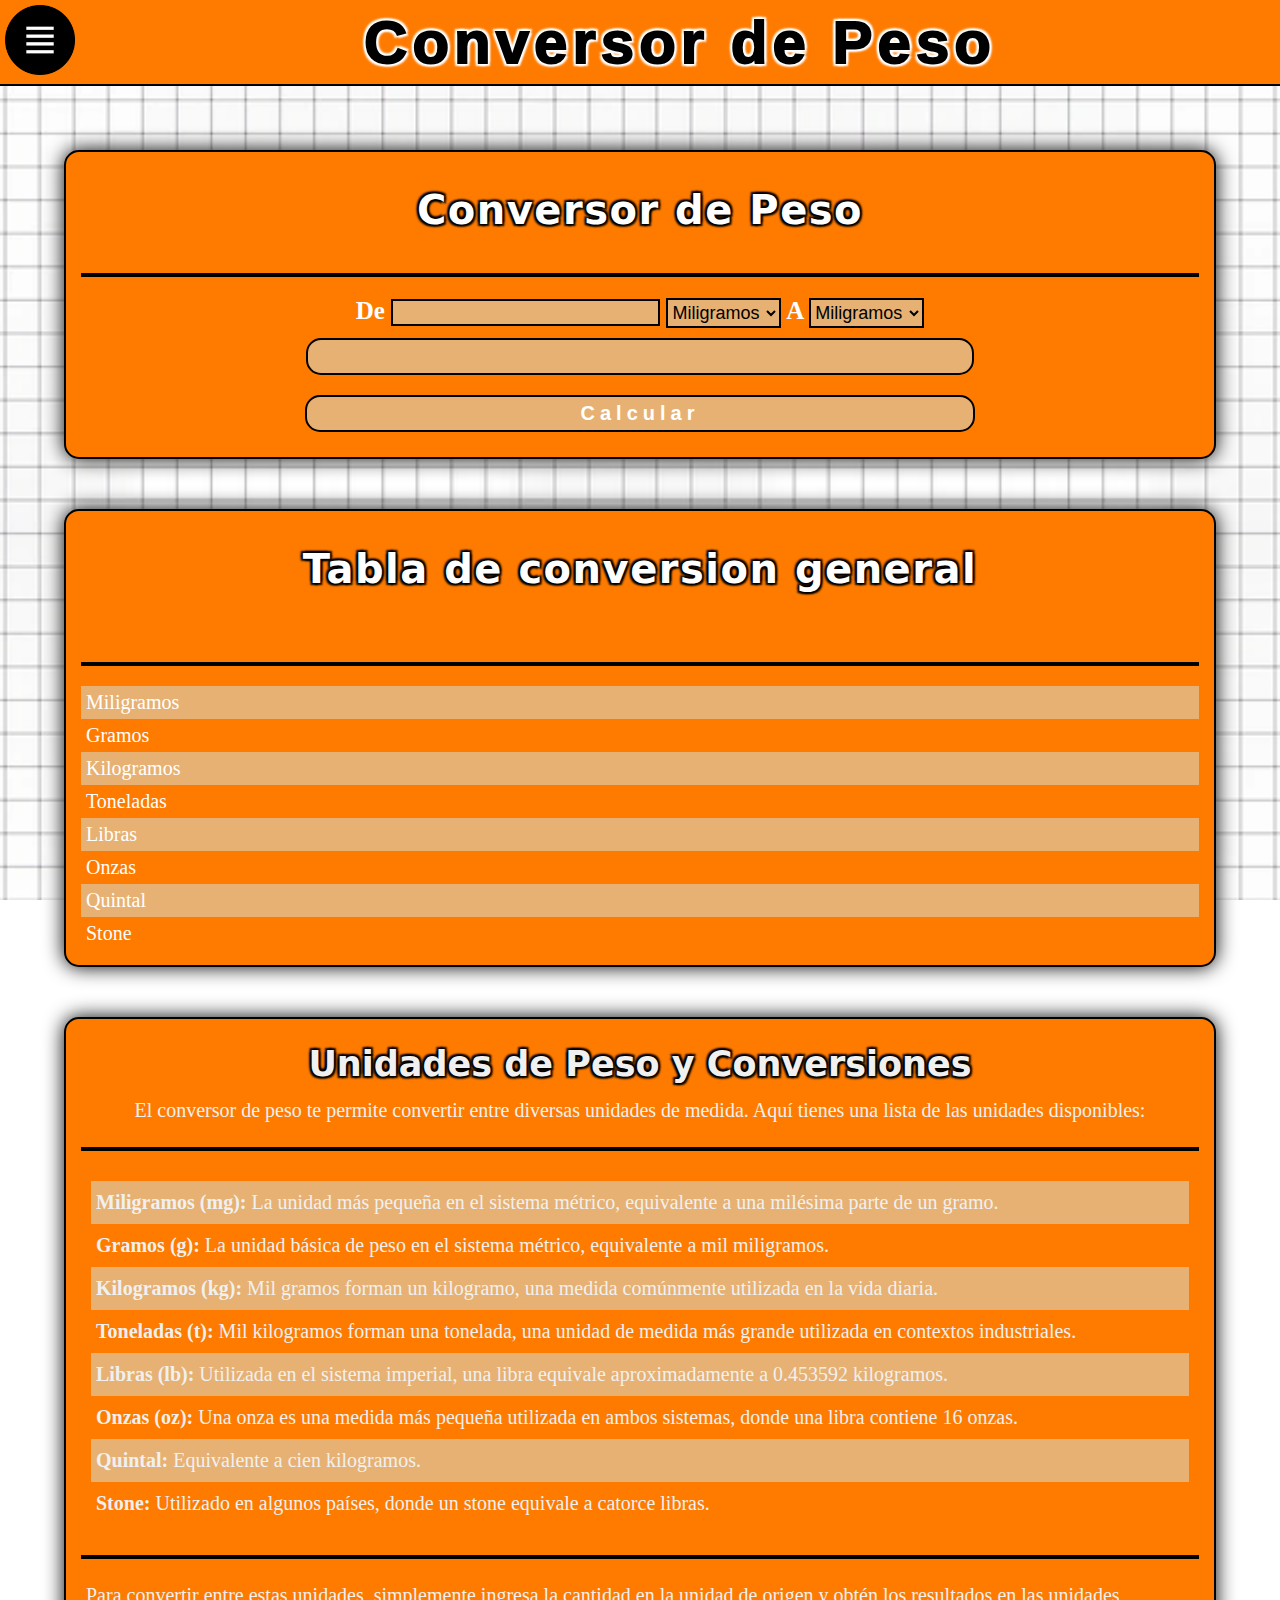
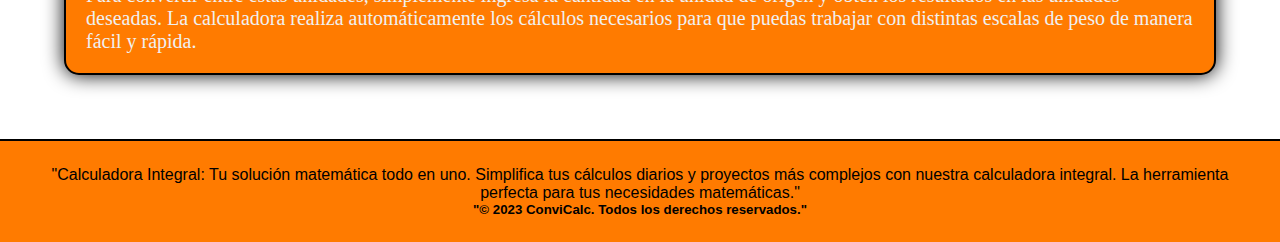
<file: ConversorPeso/Peso.html>
<!DOCTYPE html>
<html>
    <head>
        <title>Conversor de peso</title>
        <link rel="stylesheet" type="text/css" href="Peso.css">
        <link rel="icon" href="peso.png">

        <meta charset="UTF-8">
    </head>
    <body>
        <header>
            <div class="header-content">
                <div class="menu">
                    <img id="menu-button" src="lineas.png" alt="Menú">
                    <nav class="navbar" id="myNavbar">
                        <ul>
                            <li><a href="../index.html">Inicio</a></li>
                            <li><a href="../CalcSimple/simple.html">Calculadora Simple</a></li>
                            <li><a href="../CalcCientifica/cientifica.html">Calculadora Cientifica</a></li>
                            <li><a href="../CalcPorcentaje/porcentaje.html">Calculadora de Porcentaje</a></li>
                            <li><a href="../ConverLongitud/Longitud.html">Conversor de Longitud</a></li>
                            <li><a href="../ConversorPeso/Peso.html">Conversor de Peso</a></li>
                            <li><a href="../ConversorVelocidad/Velocidad.html">Conversor de Velocidad</a></li>
                            <li><a href="../ConversorTemperatura/Temperatura.html">Conversor de Temperatura</a></li>
                            <li><a href="../ConversorTiempo/Tiempo.html">Conversor de Tiempo</a></li>
                        </ul>
                    </nav>
                </div>
                <div class="title">
                    <h1>Conversor de Peso</h1>
                </div>
            </div>
        </header>
        <main>
            <div class="container">
                <section class="section1">
                    <h3>Conversor de Peso</h3>
                    <hr>
                    <form class="form1">
                        <div>
                            De
                            <input type="text" id="NumeroInicial">
                            <select id="select1">
                                <option value="Miligramos">Miligramos</option>
                                <option value="Gramos">Gramos</option>
                                <option value="Kilogramos">Kilogramos</option>
                                <option value="Toneladas">Toneladas</option>
                                <option value="Libras">Libras</option>
                                <option value="Onzas">Onzas</option>
                                <option value="Quintal">Quintal</option>
                                <option value="Stone">Stone</option>
                            </select>
                            A
                            <select id="select2">
                                <option value="Miligramos">Miligramos</option>
                                <option value="Gramos">Gramos</option>
                                <option value="Kilogramos">Kilogramos</option>
                                <option value="Toneladas">Toneladas</option>
                                <option value="Libras">Libras</option>
                                <option value="Onzas">Onzas</option>
                                <option value="Quintal">Quintal</option>
                                <option value="Stone">Stone</option>
                            </select>
                        </div>
                        <div><input type="text" class="Resultado" id="Resultado" readonly></div>
                        <input type="button" value="Calcular" onclick="calcular(); llenarTablaPeso();">
                    </form>
                </section>
                <section class="section2">
                    <h3>Tabla de conversion general</h3>
                    <div class="subdiv">
                        <input type="text" id="num" readonly>
                        <input type="text" id="unidad" readonly>
                    </div>
                    <hr>
                    <form class="form2">
                        <div><label>Miligramos</label><input type="text" id="Miligramos" readonly></div>
                        <div><label>Gramos</label><input type="text" id="Gramos" readonly></div>
                        <div><label>Kilogramos</label><input type="text" id="Kilogramos" readonly></div>
                        <div><label>Toneladas</label><input type="text" id="Toneladas" readonly></div>
                        <div><label>Libras</label><input type="text" id="Libras" readonly></div>
                        <div><label>Onzas</label><input type="text" id="Onzas" readonly></div>
                        <div><label>Quintal</label><input type="text" id="Quintal" readonly></div>
                        <div><label>Stone</label><input type="text" id="Stone" readonly></div>
                    </form>
                    
                </section>
                <section class="section3">
                    
                    <div>
                        <h2>Unidades de Peso y Conversiones</h2>
                        <p>El conversor de peso te permite convertir entre diversas unidades de medida. Aquí tienes una lista de las unidades disponibles:</p>
                    </div>
                    <hr>
                
                    <ul>
                        <li><strong>Miligramos (mg):</strong> La unidad más pequeña en el sistema métrico, equivalente a una milésima parte de un gramo.</li>
                        <li><strong>Gramos (g):</strong> La unidad básica de peso en el sistema métrico, equivalente a mil miligramos.</li>
                        <li><strong>Kilogramos (kg):</strong> Mil gramos forman un kilogramo, una medida comúnmente utilizada en la vida diaria.</li>
                        <li><strong>Toneladas (t):</strong> Mil kilogramos forman una tonelada, una unidad de medida más grande utilizada en contextos industriales.</li>
                        <li><strong>Libras (lb):</strong> Utilizada en el sistema imperial, una libra equivale aproximadamente a 0.453592 kilogramos.</li>
                        <li><strong>Onzas (oz):</strong> Una onza es una medida más pequeña utilizada en ambos sistemas, donde una libra contiene 16 onzas.</li>
                        <li><strong>Quintal:</strong> Equivalente a cien kilogramos.</li>
                        <li><strong>Stone:</strong> Utilizado en algunos países, donde un stone equivale a catorce libras.</li>
                    </ul>
                    <hr>
                    <p>Para convertir entre estas unidades, simplemente ingresa la cantidad en la unidad de origen y obtén los resultados en las unidades deseadas. La calculadora realiza automáticamente los cálculos necesarios para que puedas trabajar con distintas escalas de peso de manera fácil y rápida.</p>
                </section>
                
            </div>
        </main>
        <footer>
            <p>"Calculadora Integral: Tu solución matemática todo en uno. 
            Simplifica tus cálculos diarios y proyectos más complejos con nuestra calculadora integral. 
            La herramienta perfecta para tus necesidades matemáticas."</p>
            <h5>"© 2023 ConviCalc. Todos los derechos reservados."</h5>
        </footer>

        <script src="Peso.js"></script>
    </body>
</html>
</file>
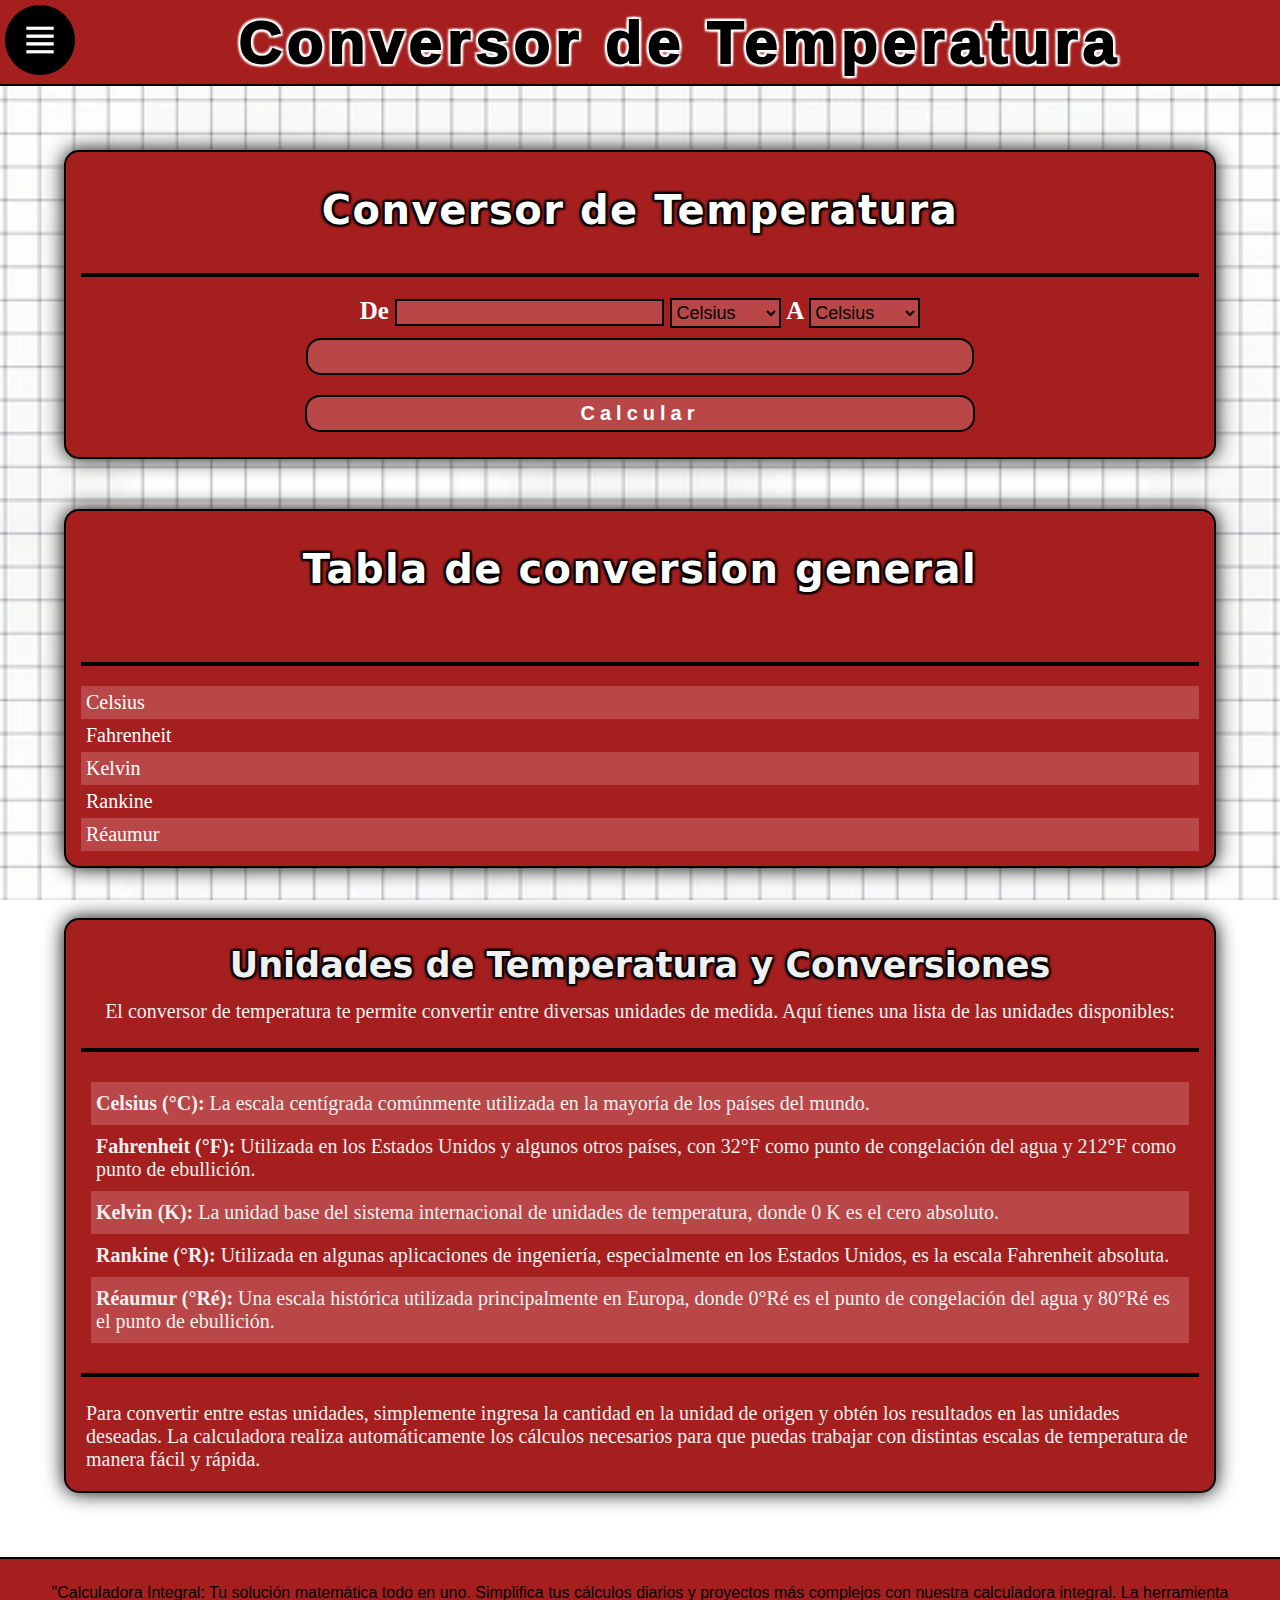
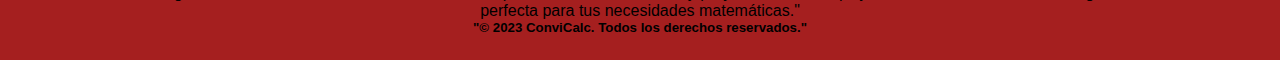
<file: ConversorTemperatura/Temperatura.html>
<!DOCTYPE html>
<html>
    <head>
        <title>Conversor de Temperatura</title>
        <link rel="stylesheet" type="text/css" href="Temperatura.css">
        <link rel="icon" href="temperatura.png">

        <meta charset="UTF-8">
    </head>
    <body>
        <header>
            <div class="header-content">
                <div class="menu">
                    <img id="menu-button" src="lineas.png" alt="Menú">
                    <nav class="navbar" id="myNavbar">
                        <ul>
                            <li><a href="../index.html">Inicio</a></li>
                            <li><a href="../CalcSimple/simple.html">Calculadora Simple</a></li>
                            <li><a href="../CalcCientifica/cientifica.html">Calculadora Cientifica</a></li>
                            <li><a href="../CalcPorcentaje/porcentaje.html">Calculadora de Porcentaje</a></li>
                            <li><a href="../ConverLongitud/Longitud.html">Conversor de Longitud</a></li>
                            <li><a href="../ConversorPeso/Peso.html">Conversor de Peso</a></li>
                            <li><a href="../ConversorVelocidad/Velocidad.html">Conversor de Velocidad</a></li>
                            <li><a href="../ConversorTemperatura/Temperatura.html">Conversor de Temperatura</a></li>
                            <li><a href="../ConversorTiempo/Tiempo.html">Conversor de Tiempo</a></li>
                        </ul>
                    </nav>
                </div>
                <div class="title">
                    <h1>Conversor de Temperatura</h1>
                </div>
            </div>
        </header>
        <main>
            <div class="container">
                <!--SECCION 1-->
                <section class="section1">
                    <h3>Conversor de Temperatura</h3>
                    <hr>
                    <form class="form1">
                        <div>
                            De
                            <input type="text" id="NumeroInicial">
                            <select id="select1">
                                <option value="Celsius">Celsius </option>
                                <option value="Fahrenheit">Fahrenheit </option>
                                <option value="Kelvin">Kelvin</option>
                                <option value="Rankine">Rankine </option>
                                <option value="Réaumur">Réaumur </option>
                            </select>
                            A
                            <select id="select2">
                                <option value="Celsius">Celsius</option>
                                <option value="Fahrenheit">Fahrenheit </option>
                                <option value="Kelvin">Kelvin</option>
                                <option value="Rankine">Rankine </option>
                                <option value="Réaumur">Réaumur </option>
                            </select>
                        </div>
                        <div><input type="text" class="Resultado" id="Resultado" readonly></div>
                        <input type="button" value="Calcular" onclick="calcularTemperatura(); llenarTablaTemperatura();">
                    </form>
                </section>

                <!--SECCION 2-->

                <section class="section2">
                    <h3>Tabla de conversion general</h3>
                    <div class="subdiv">
                        <input type="text" id="num" readonly>
                        <input type="text" id="unidad" readonly>
                    </div>
                    <hr>
                    <form class="form2">
                        <div><label>Celsius</label><input type="text" id="Celsius" readonly></div>
                        <div><label>Fahrenheit</label><input type="text" id="Fahrenheit" readonly></div>
                        <div><label>Kelvin</label><input type="text" id="Kelvin" readonly></div>
                        <div><label>Rankine</label><input type="text" id="Rankine" readonly></div>
                        <div><label>Réaumur</label><input type="text" id="Reaumur" readonly></div>
                    </form>
                    
                </section>
                <section class="section3">
                    <div>
                        <h2>Unidades de Temperatura y Conversiones</h2>
                        <p>El conversor de temperatura te permite convertir entre diversas unidades de medida. Aquí tienes una lista de las unidades disponibles:</p>
                    </div>
                    <hr>
                    <ul>
                        <li><strong>Celsius (°C):</strong> La escala centígrada comúnmente utilizada en la mayoría de los países del mundo.</li>
                        <li><strong>Fahrenheit (°F):</strong> Utilizada en los Estados Unidos y algunos otros países, con 32°F como punto de congelación del agua y 212°F como punto de ebullición.</li>
                        <li><strong>Kelvin (K):</strong> La unidad base del sistema internacional de unidades de temperatura, donde 0 K es el cero absoluto.</li>
                        <li><strong>Rankine (°R):</strong> Utilizada en algunas aplicaciones de ingeniería, especialmente en los Estados Unidos, es la escala Fahrenheit absoluta.</li>
                        <li><strong>Réaumur (°Ré):</strong> Una escala histórica utilizada principalmente en Europa, donde 0°Ré es el punto de congelación del agua y 80°Ré es el punto de ebullición.</li>
                    </ul>
                    <hr>
                    <p>Para convertir entre estas unidades, simplemente ingresa la cantidad en la unidad de origen y obtén los resultados en las unidades deseadas. La calculadora realiza automáticamente los cálculos necesarios para que puedas trabajar con distintas escalas de temperatura de manera fácil y rápida.</p>
                </section>
                
            </div>
        </main>
        <footer>
            <p>"Calculadora Integral: Tu solución matemática todo en uno. 
            Simplifica tus cálculos diarios y proyectos más complejos con nuestra calculadora integral. 
            La herramienta perfecta para tus necesidades matemáticas."</p>
            <h5>"© 2023 ConviCalc. Todos los derechos reservados."</h5>
        </footer>

        <script src="Temperatura.js"></script>
    </body>
</html>
</file>
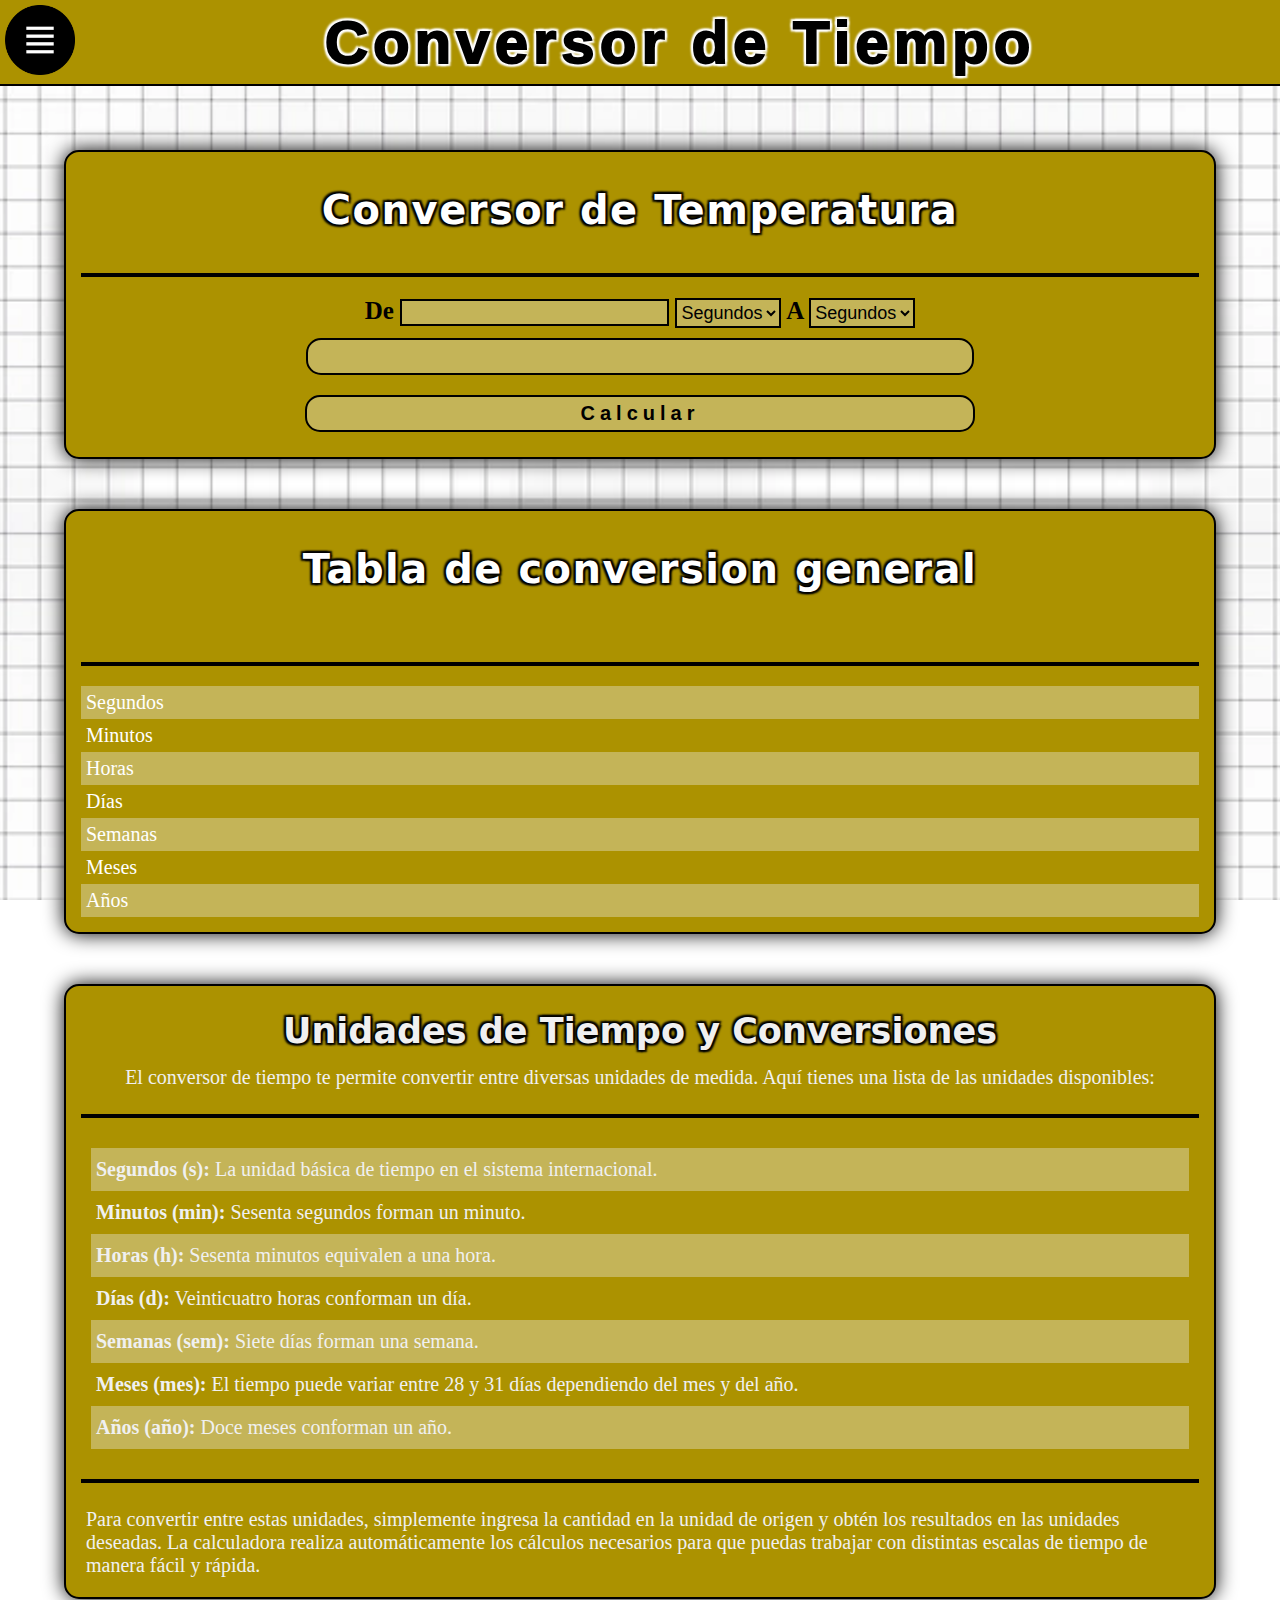
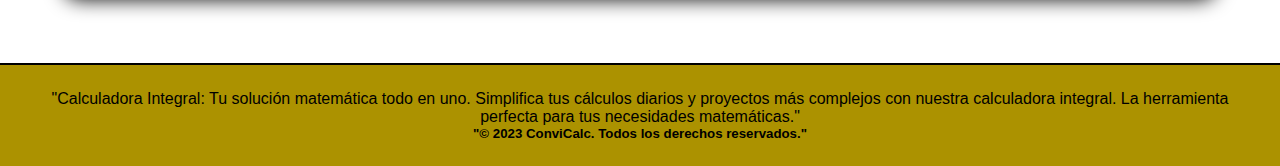
<file: ConversorTiempo/Tiempo.html>
<!DOCTYPE html>
<html>
    <head>
        <title>Conversor de Tiempo</title>
        <link rel="stylesheet" type="text/css" href="Tiempo.css">
        <link rel="icon" href="Tiempo.png">

        <meta charset="UTF-8">
    </head>
    <body>
        <header>
            <div class="header-content">
                <div class="menu">
                    <img id="menu-button" src="lineas.png" alt="Menú">
                    <nav class="navbar" id="myNavbar">
                        <ul>
                            <li><a href="../index.html">Inicio</a></li>
                            <li><a href="../CalcSimple/simple.html">Calculadora Simple</a></li>
                            <li><a href="../CalcCientifica/cientifica.html">Calculadora Cientifica</a></li>
                            <li><a href="../CalcPorcentaje/porcentaje.html">Calculadora de Porcentaje</a></li>
                            <li><a href="../ConverLongitud/Longitud.html">Conversor de Longitud</a></li>
                            <li><a href="../ConversorPeso/Peso.html">Conversor de Peso</a></li>
                            <li><a href="../ConversorVelocidad/Velocidad.html">Conversor de Velocidad</a></li>
                            <li><a href="../ConversorTemperatura/Temperatura.html">Conversor de Temperatura</a></li>
                            <li><a href="../ConversorTiempo/Tiempo.html">Conversor de Tiempo</a></li>
                        </ul>
                    </nav>
                </div>
                <div class="title">
                    <h1>Conversor de Tiempo</h1>
                </div>
            </div>
        </header>
        <main>
            <div class="container">
                <!--SECCION 1-->
                <section class="section1">
                    <h3>Conversor de Temperatura</h3>
                    <hr>
                    <form class="form1">
                        <div>
                            De
                            <input type="text" id="NumeroInicial">
                            <select id="select1">
                                <option value="Segundos">Segundos</option>
                                <option value="Minutos">Minutos</option>
                                <option value="Horas">Horas</option>
                                <option value="Días">Días</option>
                                <option value="Semanas">Semanas</option>
                                <option value="Meses">Meses</option>
                                <option value="Años">Años</option>
                            </select>
                            
                            A
                            <select id="select2">
                                <option value="Segundos">Segundos</option>
                                <option value="Minutos">Minutos</option>
                                <option value="Horas">Horas</option>
                                <option value="Días">Días</option>
                                <option value="Semanas">Semanas</option>
                                <option value="Meses">Meses</option>
                                <option value="Años">Años</option>
                            </select>
                        </div>
                        <div><input type="text" class="Resultado" id="Resultado" readonly></div>
                        <input type="button" value="Calcular" onclick="calcularTiempo(); llenarTablaTiempo();">
                    </form>
                </section>

                <!--SECCION 2-->

                <section class="section2">
                    <h3>Tabla de conversion general</h3>
                    <div class="subdiv">
                        <input type="text" id="num" readonly>
                        <input type="text" id="unidad" readonly>
                    </div>
                    <hr>
                    <form class="form2">
                        <div><label>Segundos</label><input type="text" id="Segundos" readonly></div>
                        <div><label>Minutos</label><input type="text" id="Minutos" readonly></div>
                        <div><label>Horas</label><input type="text" id="Horas" readonly></div>
                        <div><label>Días</label><input type="text" id="Dias" readonly></div>
                        <div><label>Semanas</label><input type="text" id="Semanas" readonly></div>
                        <div><label>Meses</label><input type="text" id="Meses" readonly></div>
                        <div><label>Años</label><input type="text" id="Años" readonly></div>
                    </form>
                </section>
                <section class="section3">
                    <div>
                        <h2>Unidades de Tiempo y Conversiones</h2>
                        <p>El conversor de tiempo te permite convertir entre diversas unidades de medida. Aquí tienes una lista de las unidades disponibles:</p>
                    </div>
                    <hr>
                    <ul>
                        <li><strong>Segundos (s):</strong> La unidad básica de tiempo en el sistema internacional.</li>
                        <li><strong>Minutos (min):</strong> Sesenta segundos forman un minuto.</li>
                        <li><strong>Horas (h):</strong> Sesenta minutos equivalen a una hora.</li>
                        <li><strong>Días (d):</strong> Veinticuatro horas conforman un día.</li>
                        <li><strong>Semanas (sem):</strong> Siete días forman una semana.</li>
                        <li><strong>Meses (mes):</strong> El tiempo puede variar entre 28 y 31 días dependiendo del mes y del año.</li>
                        <li><strong>Años (año):</strong> Doce meses conforman un año.</li>
                    </ul>
                    <hr>
                    <p>Para convertir entre estas unidades, simplemente ingresa la cantidad en la unidad de origen y obtén los resultados en las unidades deseadas. La calculadora realiza automáticamente los cálculos necesarios para que puedas trabajar con distintas escalas de tiempo de manera fácil y rápida.</p>
                </section>
                
            </div>
        </main>
        <footer>
            <p>"Calculadora Integral: Tu solución matemática todo en uno. 
            Simplifica tus cálculos diarios y proyectos más complejos con nuestra calculadora integral. 
            La herramienta perfecta para tus necesidades matemáticas."</p>
            <h5>"© 2023 ConviCalc. Todos los derechos reservados."</h5>
        </footer>

        <script src="Tiempo.js"></script>
    </body>
</html>
</file>
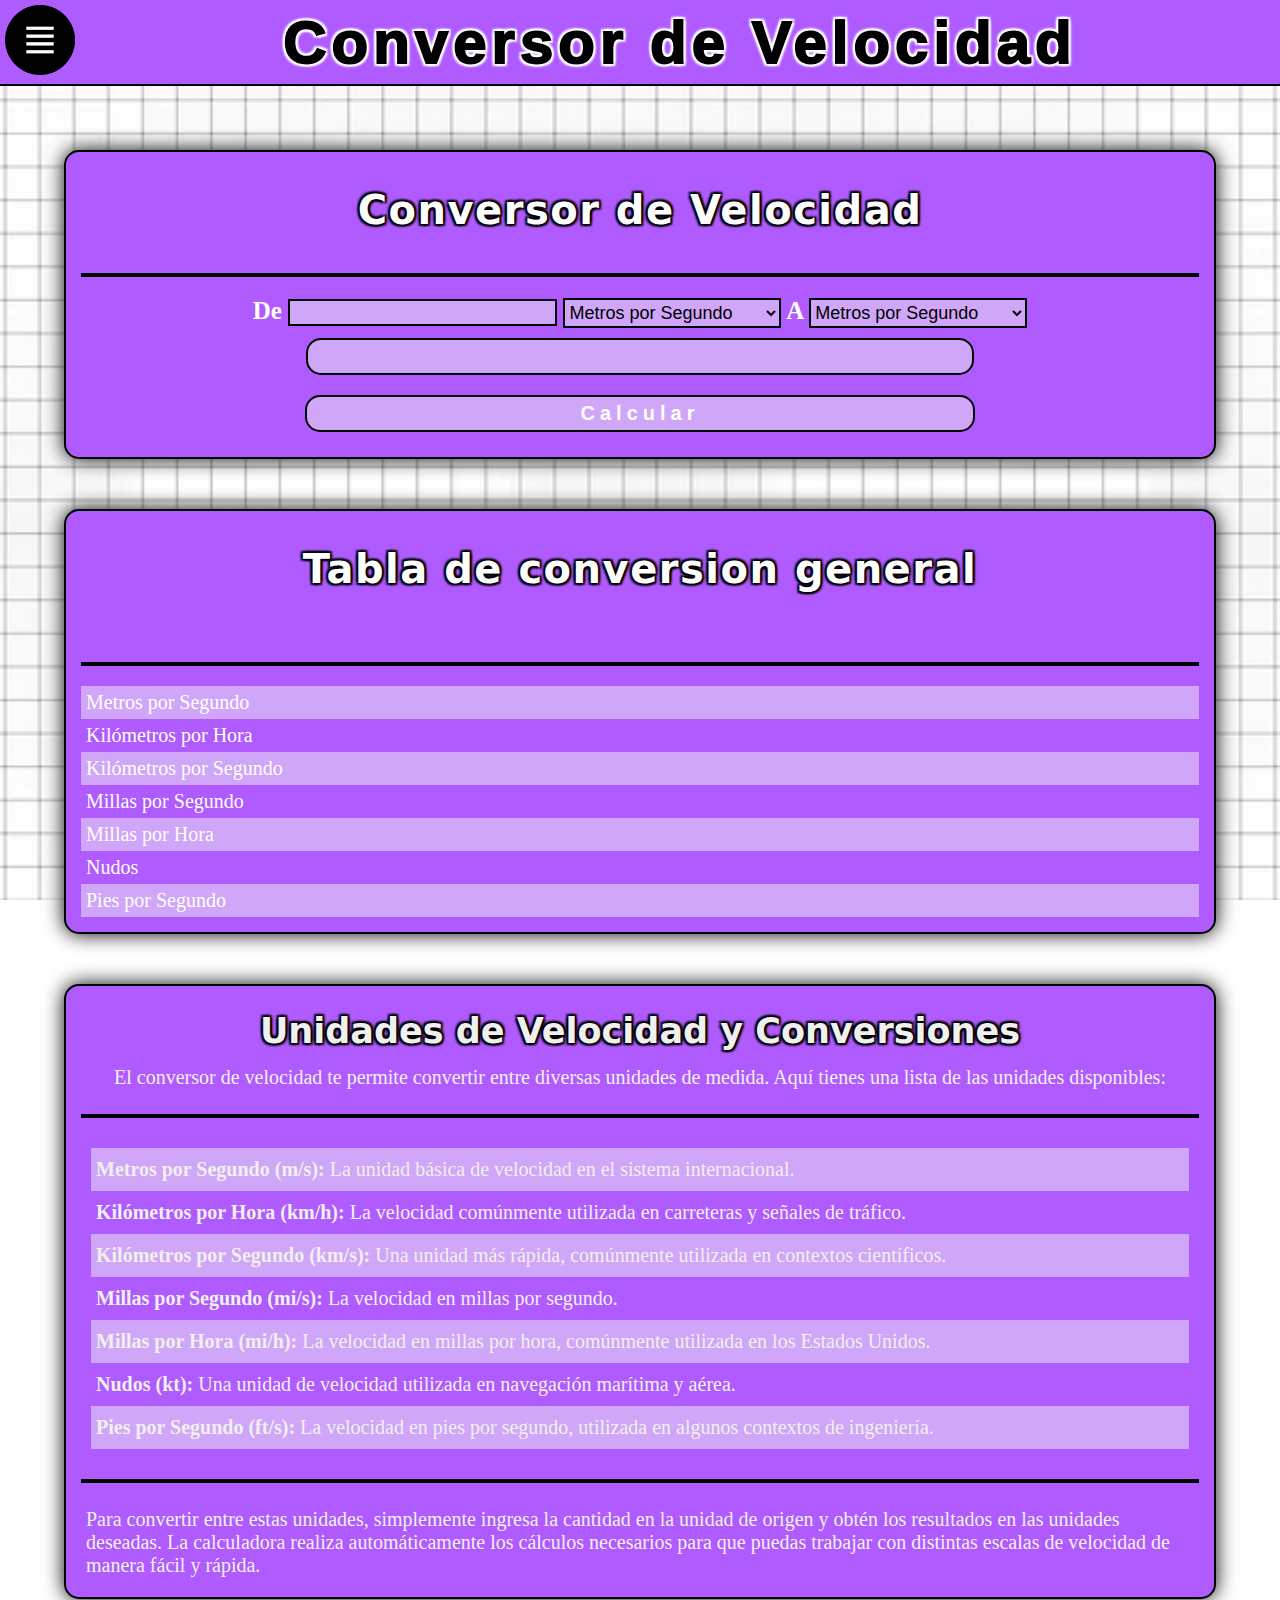
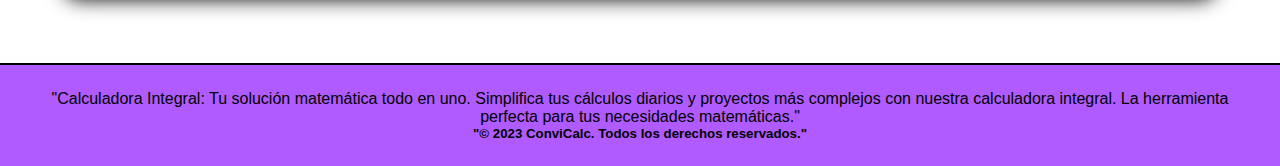
<file: ConversorVelocidad/Velocidad.html>
<!DOCTYPE html>
<html>
    <head>
        <title>Conversor de Velocidad</title>
        <link rel="stylesheet" type="text/css" href="Velocidad.css">
        <link rel="icon" href="Velocidad.png">

        <meta charset="UTF-8">
    </head>
    <body>
        <header>
            <div class="header-content">
                <div class="menu">
                    <img id="menu-button" src="lineas.png" alt="Menú">
                    <nav class="navbar" id="myNavbar">
                        <ul>
                            <li><a href="../index.html">Inicio</a></li>
                            <li><a href="../CalcSimple/simple.html">Calculadora Simple</a></li>
                            <li><a href="../CalcCientifica/cientifica.html">Calculadora Cientifica</a></li>
                            <li><a href="../CalcPorcentaje/porcentaje.html">Calculadora de Porcentaje</a></li>
                            <li><a href="../ConverLongitud/Longitud.html">Conversor de Longitud</a></li>
                            <li><a href="../ConversorPeso/Peso.html">Conversor de Peso</a></li>
                            <li><a href="../ConversorVelocidad/Velocidad.html">Conversor de Velocidad</a></li>
                            <li><a href="../ConversorTemperatura/Temperatura.html">Conversor de Temperatura</a></li>
                            <li><a href="../ConversorTiempo/Tiempo.html">Conversor de Tiempo</a></li>
                        </ul>
                    </nav>
                </div>
                <div class="title">
                    <h1>Conversor de Velocidad</h1>
                </div>
            </div>
        </header>
        <main>
            <div class="container">
                <!--SECCION 1-->
                <section class="section1">
                    <h3>Conversor de Velocidad</h3>
                    <hr>
                    <form class="form1">
                        <div>
                            De
                            <input type="text" id="NumeroInicial">
                            <select id="select1">
                                <option value="MetrosPorSegundo">Metros por Segundo</option>
                                <option value="KilometrosPorHora">Kilómetros por Hora</option>
                                <option value="KilometrosPorSegundo">Kilómetros por Segundo</option>
                                <option value="MillasPorSegundo">Millas por Segundo</option>
                                <option value="MillasPorHora">Millas por Hora</option>
                                <option value="Nudos">Nudos</option>
                                <option value="PiesPorSegundo">Pies por Segundo</option>
                            </select>
                            A
                            <select id="select2">
                                <option value="MetrosPorSegundo">Metros por Segundo</option>
                                <option value="KilometrosPorHora">Kilómetros por Hora</option>
                                <option value="KilometrosPorSegundo">Kilómetros por Segundo</option>
                                <option value="MillasPorSegundo">Millas por Segundo</option>
                                <option value="MillasPorHora">Millas por Hora</option>
                                <option value="Nudos">Nudos</option>
                                <option value="PiesPorSegundo">Pies por Segundo</option>
                            </select>
                        </div>
                        <div><input type="text" class="Resultado" id="Resultado" readonly></div>
                        <input type="button" value="Calcular" onclick="calcularVelocidad(); llenarTablaVelocidad()">
                    </form>
                </section>

                <!--SECCION 2-->

                <section class="section2">
                    <h3>Tabla de conversion general</h3>
                    <div class="subdiv">
                        <input type="text" id="num" readonly>
                        <input type="text" id="unidad" readonly>
                    </div>
                    <hr>
                    <form class="form2">
                        <div><label>Metros por Segundo</label><input type="text" id="MetrosPorSegundo" readonly></div>
                        <div><label>Kilómetros por Hora</label><input type="text" id="KilometrosPorHora" readonly></div>
                        <div><label>Kilómetros por Segundo</label><input type="text" id="KilometrosPorSegundo" readonly></div>
                        <div><label>Millas por Segundo</label><input type="text" id="MillasPorSegundo" readonly></div>
                        <div><label>Millas por Hora</label><input type="text" id="MillasPorHora" readonly></div>
                        <div><label>Nudos</label><input type="text" id="Nudos" readonly></div>
                        <div><label>Pies por Segundo</label><input type="text" id="PiesPorSegundo" readonly></div>
                    </form>
                </section>
                <section class="section3">
                    <div>
                        <h2>Unidades de Velocidad y Conversiones</h2>
                        <p>El conversor de velocidad te permite convertir entre diversas unidades de medida. Aquí tienes una lista de las unidades disponibles:</p>
                    </div>
                    <hr>
                    <ul>
                        <li><strong>Metros por Segundo (m/s):</strong> La unidad básica de velocidad en el sistema internacional.</li>
                        <li><strong>Kilómetros por Hora (km/h):</strong> La velocidad comúnmente utilizada en carreteras y señales de tráfico.</li>
                        <li><strong>Kilómetros por Segundo (km/s):</strong> Una unidad más rápida, comúnmente utilizada en contextos científicos.</li>
                        <li><strong>Millas por Segundo (mi/s):</strong> La velocidad en millas por segundo.</li>
                        <li><strong>Millas por Hora (mi/h):</strong> La velocidad en millas por hora, comúnmente utilizada en los Estados Unidos.</li>
                        <li><strong>Nudos (kt):</strong> Una unidad de velocidad utilizada en navegación marítima y aérea.</li>
                        <li><strong>Pies por Segundo (ft/s):</strong> La velocidad en pies por segundo, utilizada en algunos contextos de ingeniería.</li>
                    </ul>
                    <hr>
                    <p>Para convertir entre estas unidades, simplemente ingresa la cantidad en la unidad de origen y obtén los resultados en las unidades deseadas. La calculadora realiza automáticamente los cálculos necesarios para que puedas trabajar con distintas escalas de velocidad de manera fácil y rápida.</p>
                </section>
                
            </div>
        </main>
        <footer>
            <p>"Calculadora Integral: Tu solución matemática todo en uno. 
            Simplifica tus cálculos diarios y proyectos más complejos con nuestra calculadora integral. 
            La herramienta perfecta para tus necesidades matemáticas."</p>
            <h5>"© 2023 ConviCalc. Todos los derechos reservados."</h5>
        </footer>

        <script src="Velocidad.js"></script>
    </body>
</html>
</file>
<file: style.css>
*{
    margin: 0;
    padding: 0;
    box-sizing: border-box;
    text-decoration: none;
   
}
a:link {
    color: black;
}
a:visited {
    color: black;
}
/*Todo sobre el titulo desde aca
Estilos para el header */
header {
    background-color: rgba(143, 143, 143, 0.7);
    position: relative;
    border-bottom: 2px solid #000;
}

.header-content {
    display: flex;
    justify-content: space-between;
    align-items: center;
    margin: 0 auto;
    
}
.menu {
    position: relative;
    display: inline-block;
  }
  
  .navbar {
    display: none;
    position: absolute;
    list-style: none;
    padding: 0;
    margin: 0;
    background-color: rgb(54, 61, 65);  
    border: 1px solid #ccc;
  }
  
  .navbar ul {
    list-style: none;
    padding: 10px;
    margin: 0;
    width: 200px;
  }
  
  .navbar li {
    padding: 10px;
  }
  
  .navbar a {
    text-decoration: none;
    color: white;
  }
  .navbar li:hover{
    scale: 1.10;
    background-color:rgb(99, 113, 121);
  }
  #menu-button {
    cursor: pointer;
    width: 70px;
    height: 70px;
    padding: 5px;
  }
  

/* Estilos para el título */
.title {
    flex-grow: 1;
    text-align: center;
}
h1 {
    font-size: 60px;
    margin: 0;
}




/*Todo sobre el menu desde aca*/
main {
    display: flex;
    text-align: center;
    margin:auto;
    padding: 5%;
    background-color: rgba(228, 224, 216, 0,7);
    background-image: url('ImagenesCalc/FondoCuadriculado.png'); /* Reemplaza 'ruta_de_la_imagen.jpg' con la ruta real de tu imagen */
    background-size: cover; /* Ajusta el tamaño de la imagen para cubrir el contenedor */
    background-repeat: no-repeat; /* Evita que la imagen se repita */
    background-position: center; /* Centra la imagen en el contenedor */
    background-attachment: fixed; /* Fija la imagen de fondo para que no se desplace con el contenido */
    background-clip: padding-box; /* Evita que la imagen se extienda por encima de los bordes del elemento */
}
.container{
    display: grid;
    grid-template-columns: repeat(2, 1fr); /* Dos columnas con tamaños iguales */
    gap: 50px; /* Espacio entre los elementos */
}
section{
    text-align: center;
    background-color: rgba(228, 224, 216, 0.9);
    box-shadow: 0 0 20px rgba(0, 0, 0, 1);
    border: 1.5px solid #000;
    padding: 10px 0;
    border-radius: 10px;
}
img {
    width: 75%; 
    border-radius: 10px; 
}
section h3{
    font-size: 25px;
    padding: 10px 0;
    font-family: system-ui, -apple-system, BlinkMacSystemFont, 'Segoe UI', Roboto, Oxygen, Ubuntu, Cantarell, 'Open Sans', 'Helvetica Neue', sans-serif;
}
section p{
    font-size: 18px;
}
section:hover{
    scale: 1.05;
    cursor: pointer;
}
footer{
    text-align: center;
    padding: 25px;
    background-color: rgba(167, 167, 167, 0.7);
    font-family: 'Gill Sans', 'Gill Sans MT', Calibri, 'Trebuchet MS', sans-serif;
    border-top: 2px solid #000;
}

/* Estilizar la barra de desplazamiento */

::-webkit-scrollbar {
    width: 5px; /* Ancho de la barra de desplazamiento */
}
::-webkit-scrollbar-thumb {
    background: #6a6d6e; /* Color de fondo del pulgar */
    border-radius: 6px; /* Radio de borde del pulgar */
}
::-webkit-scrollbar-track {
    background: #f1f1f1; /* Color de fondo de la pista */
    border-radius: 6px; /* Radio de borde de la pista */
}
::-webkit-scrollbar-button {
    display: none; /* Ocultar los botones de la barra de desplazamiento */
}

/*ESCALA PARA PANTALLAS MAS PEQUEÑAS*/

@media screen and (min-width: 501px) and (max-width: 751px){
    /*TODO DEL HEADER*/
    #menu-button {
        cursor: pointer;
        width: 50px;
        height: 50px;
        padding: 5px;
    }
    h1 {
        font-size: 3em;
    }

    /*Barra de navegacion*/

    .navbar{
        background-color: rgb(54, 61, 65);  
        width: 100vw;
    }
    .navbar ul {
        list-style: none;
        padding: 15px;
        margin: 0;
        width: 100vw;
        text-align: center;
    }
    .navbar li{
        margin: 10px;
        border: 2px solid #000;
    }
    .navbar a{
         color: #ccc;
         font-size: 20px;
    }
    .navbar li:hover{
        scale: 1.05;
        background-color:rgb(99, 113, 121);
    }


    /*TODO DEL MAIN*/

    .container{
        display: grid;
        grid-template-columns: repeat(1, 1fr); 
        gap: 50px;
    }

    /*FOOTER*/

    footer{
        padding: 10px;
    }
    footer p{
        display: none;
    }

}

@media screen and (max-width: 501px) {
   /*TODO DEL HEADER*/
#menu-button {
    cursor: pointer;
    width: 30px;
    height: 30px;
    padding: 2px;
}
h1 {
    font-size: 1.5em;
}

/*Barra de navegacion*/

.navbar{
    background-color: rgb(54, 61, 65);  
    width: 100vw;
}
.navbar ul {
    list-style: none;
    padding: 15px;
    margin: 0;
    width: 100vw;
    text-align: center;
}
.navbar li{
    margin: 10px;
    border: 2px solid #000;
}
.navbar a{
     color: #ccc;
     font-size: 20px;
}
.navbar li:hover{
    scale: 1.05;
    background-color:rgb(99, 113, 121);
}


/*TODO DEL MAIN*/

.container{
    display: grid;
    grid-template-columns: repeat(1, 1fr); 
    gap: 50px;
}
section p{
    display: none;
}

/*FOOTER*/

footer{
    padding: 10px;
}
footer p{
    display: none;
}

}
</file>
<file: CalcCientifica/Cientifica.css>
*{
    margin: 0;
    padding: 0;
}
a:link {
    color: black;
}
a:visited {
    color: black;
}

/*Todo sobre el titulo desde aca
Estilos para el header */

header {
    background-color: rgba(143, 143, 143, 0.7);
    position: relative;
    border-bottom: 2px solid #000;
}

.header-content {
    display: flex;
    justify-content: space-between;
    align-items: center;
    margin: 0 auto;
    
}
.menu {
    position: relative;
    display: inline-block;
  }
  
  .navbar {
    display: none;
    position: absolute;
    list-style: none;
    padding: 0;
    margin: 0;
    background-color: #f1f1f1;
    border: 1px solid #ccc;
  }
  
  .navbar ul {
    list-style: none;
    padding: 10px;
    margin: 0;
    width: 200px;
  }
  
  .navbar li {
    padding: 10px;
  }
  
  .navbar a {
    text-decoration: none;
    color: #242222;
  }
  .navbar li:hover{
    scale: 1.10;
    background-color: bisque;
  }
  #menu-button {
    cursor: pointer;
    width: 70px;
    height: 70px;
    padding: 5px;
  }
  

/* Estilos para el título */
.title {
    flex-grow: 1;
    text-align: center;
    font-family:'Franklin Gothic Medium', 'Arial Narrow', Arial, sans-serif
}
h1 {
    font-size: 60px;
    margin: 0;
    color:black;
    letter-spacing: 5px;
    font-weight: 1000;
    text-shadow: 2px 2px 2px #fff, -2px -2px 2px #fff, 2px -2px 2px #fff, -2px 2px 2px #fff;

}

/*TODO SOBRE EL MENU*/

main{
    max-width: 1200px;
    margin:auto;
    padding: 5%;
    background-color: rgba(228, 224, 216, 0,7);
    background-image: url("FondoCuadriculado.png"); /* Reemplaza 'ruta_de_la_imagen.jpg' con la ruta real de tu imagen */
    background-size: cover; /* Ajusta el tamaño de la imagen para cubrir el contenedor */
    background-repeat: no-repeat; /* Evita que la imagen se repita */
    background-position: center; /* Centra la imagen en el contenedor */
    background-attachment: fixed; /* Fija la imagen de fondo para que no se desplace con el contenido */
    background-clip: padding-box; /* Evita que la imagen se extienda por encima de los bordes del elemento */
}
.container
{
    display: grid;
    grid-template-columns: repeat(1, 1fr);
    gap: 50px;
    text-align: center;
}

/*Seccion 1*/

form{
    background-color: #444444;
    display: inline-block;
    box-shadow: 0 0 20px rgba(0, 0, 0, 1);
    border: 2px solid #000;
}
form input[type="text"]{
    margin: 20px;
    width: 600px;
    padding:10px;
    height: 30px;
    border-radius: 15px;
    background-color: aquamarine;
    font-size: 25px;
    font-family: system-ui, -apple-system, BlinkMacSystemFont, 'Segoe UI', Roboto, Oxygen, Ubuntu, Cantarell, 'Open Sans', 'Helvetica Neue', sans-serif;
}
.contenedorBotones{
    margin: 10px;
    padding: 10px;
    width: 600px;
    text-align: center;
}
.botones1{
    display: grid;
    grid-template-columns: repeat(4, 25%);
    gap: 10px;
    margin-left: 15px;
}
.botones1 input{
    width: 80%;
    height: 30px;
    border-radius: 15px;
    background-color: #252424;
    color: #fff;
    font-size: 18px;
}
.botones2{
    display: grid;
    grid-template-columns: repeat(5, 19%);
    gap: 10px;
    margin-top: 15px;
    margin-left: 22px;
}
.botones2 input{
    width: 80%;
    height: 30px;
    border-radius: 15px;
    background-color: #6a6d6e;
    color: #fff;
    font-size: 20px;
}
.eliminar{
    background-color: rgb(204, 38, 38)!important;
}
.igual{
    background-color: rgb(75, 75, 221)!important;
}

/*Seccion 2*/

.section2{
    border: 2px solid #000;
    border-radius: 10px;
    padding: 10px;
    margin-top: 20px;
    background-color: #fff;
    list-style: none;
}
ul #historial-list {
    list-style-type: none;
    padding: 0;
    margin: 0;
    background-color: red;
}
h2{
    padding:20px;
    font-size: 25px;
}
hr{
    border: 1.5px solid #000;
}
li #historial-list{
    padding: 5px;
    font-size: 30px;
    background-color: #242222;
}
.historial-item{
    padding: 5px;
    font-size: 20px;
    background-color: #242222;
    color: white;
}

/*TODO SOBRE EL FOOTER*/

footer{
    text-align: center;
    padding: 25px;
    background-color: rgba(167, 167, 167, 0.7);
    font-family: 'Gill Sans', 'Gill Sans MT', Calibri, 'Trebuchet MS', sans-serif;
    border-top: 2px solid #000;
}

/* Estilizar la barra de desplazamiento */

::-webkit-scrollbar {
    width: 5px; /* Ancho de la barra de desplazamiento */
}
::-webkit-scrollbar-thumb {
    background: #6a6d6e; /* Color de fondo del pulgar */
    border-radius: 6px; /* Radio de borde del pulgar */
}
::-webkit-scrollbar-track {
    background: #f1f1f1; /* Color de fondo de la pista */
    border-radius: 6px; /* Radio de borde de la pista */
}
::-webkit-scrollbar-button {
    display: none; /* Ocultar los botones de la barra de desplazamiento */
}

/*ESCALA PARA PANTALLAS MAS PEQUEÑAS*/

@media screen and (min-width: 550px) and (max-width: 751px){
    /*TODO DEL HEADER*/
    #menu-button {
        cursor: pointer;
        width: 50px;
        height: 50px;
        padding: 5px;
    }
    h1 {
        font-size: 2.5em;
    }

    /*Barra de navegacion*/

    .navbar{
        background-color: rgb(54, 61, 65);  
        width: 100vw;
    }
    .navbar ul {
        list-style: none;
        padding: 15px;
        margin: 0;
        width: 90vw;
        text-align: center;
    }
    .navbar li{
        margin: 10px;
        border: 2px solid #000;
    }
    .navbar a{
         color: #ccc;
         font-size: 20px;
    }
    .navbar li:hover{
        scale: 1.05;
        background-color:rgb(99, 113, 121);
    }
    /*MAIN*/

    form{
        width: 500px;
    }
    form input[type="text"]{
        width: 450px;
    }
    .contenedorBotones{
        width: 450px;
    }
    .botones1 input{
        width: 80%;
        font-size: 14px;
    }
    .botones2 input{
        width: 80%;
        font-size: 17px;
    }

    /*FOOTER*/

    footer{
        padding: 10px;
    }
    footer p{
        display: none;
    }

}

@media screen and (max-width: 551px) {
body{
    background-color:rgba(167, 167, 167, 0.7);
};
   /*TODO DEL HEADER*/
#menu-button {
    cursor: pointer;
    width: 30px;
    height: 30px;
    padding: 2px;
}
h1 {
    font-size: 1.5em;
}

/*Barra de navegacion*/

.navbar{
    background-color: rgb(54, 61, 65);  
    width: 100vw;
}
.navbar ul {
    list-style: none;
    padding: 15px;
    margin: 0;
    width: 90vw;
    text-align: center;
}
.navbar li{
    margin: 10px;
    border: 2px solid #000;
}
.navbar a{
     color: #ccc;
     font-size: 20px;
}
.navbar li:hover{
    scale: 1.05;
    background-color:rgb(99, 113, 121);
}

/*MAIN*/


form input[type="text"]{
    width: 200px;
}
.contenedorBotones{
    width: 250px;
}
.botones1{
    margin:0;
    margin-right: 10px;
}
.botones1 input{
    width: 80%;
    font-size: 14px;
}
.botones2{
    margin-left:0;
    margin-right: 10px;
}
.botones2 input{
    width: 80%;
    font-size: 17px;
}

/*FOOTER*/

footer{
    padding: 10px;
}
footer p{
    display: none;
}

}
</file>
<file: CalcPorcentaje/porcentaje.css>
*{
    margin: 0;
    padding: 0;
}
/*Parte del header*/
header {
    background-color: rgba(143, 143, 143, 0.7);
    position: relative;
    border-bottom: 2px solid #000;
}

.header-content {
    display: flex;
    justify-content: space-between;
    align-items: center;
    margin: 0 auto;
    
}
.menu {
    position: relative;
    display: inline-block;
  }
  
  .navbar {
    display: none;
    position: absolute;
    list-style: none;
    padding: 0;
    margin: 0;
    background-color: #f1f1f1;
    border: 1px solid #ccc;
    font-family: Arial, Helvetica, sans-serif;
  }
  
  .navbar ul {
    list-style: none;
    padding: 10px;
    margin: 0;
    width: 200px;
  }
  
  .navbar li {
    padding: 10px;
  }
  
  .navbar a {
    text-decoration: none;
    color: #242222;
  }
  .navbar li:hover{
    scale: 1.10;
    background-color: bisque;
  }
  #menu-button {
    cursor: pointer;
    width: 70px;
    height: 70px;
    padding: 5px;
  }
  

/* Estilos para el título */
.title {
    flex-grow: 1;
    text-align: center;
    font-family:'Franklin Gothic Medium', 'Arial Narrow', Arial, sans-serif
}
h1 {
    font-size: 60px;
    margin: 0;
    color:black;
    letter-spacing: 5px;
    font-weight: 1000;
    text-shadow: 2px 2px 2px #fff, -2px -2px 2px #fff, 2px -2px 2px #fff, -2px 2px 2px #fff;

}

/*Parte del menu*/

main{
    max-width: 1200px;
    margin:auto;
    padding: 5%;
    background-color: rgba(228, 224, 216, 0,7);
    background-image: url("FondoCuadriculado.png"); /* Reemplaza 'ruta_de_la_imagen.jpg' con la ruta real de tu imagen */
    background-size: cover; /* Ajusta el tamaño de la imagen para cubrir el contenedor */
    background-repeat: no-repeat; /* Evita que la imagen se repita */
    background-position: center; /* Centra la imagen en el contenedor */
    background-attachment: fixed; /* Fija la imagen de fondo para que no se desplace con el contenido */
    background-clip: padding-box; /* Evita que la imagen se extienda por encima de los bordes del elemento */
}
.container{
    display: grid;
    grid-template-columns: repeat(1, 1fr);
    gap: 50px;
}
section{
    background-color: rgba(228, 224, 216, 0.9);
    padding: 25px;
    text-align: center;
    border-radius: 10px;
    box-shadow: 0 0 20px rgba(0, 0, 0, 1);
    border: 2px solid #000;

}
section h3{
    padding: 25px;
    font-size: 30px;
    font-family: system-ui, -apple-system, BlinkMacSystemFont, 'Segoe UI', Roboto, Oxygen, Ubuntu, Cantarell, 'Open Sans', 'Helvetica Neue', sans-serif;
}
hr {
    border: 1px solid #000; 
    margin: 10px 0;
  }
section p{
    font-size: 20px;
    margin: 10px 0;
    font-family: Arial, Helvetica, sans-serif;
}
form{
    padding: 30px 10px;
    font-size: 21px;
    font-family: monospace;
}
input[type="text"]{
    margin: 0 10px;
    background-color: rgb(189, 189, 189);
    border: 2px solid #000;
    border-radius: 10px;
    font-size: 20px;
    height: 25px;
    width: 100px;
    text-align: center;
}
input[type="text"]:nth-of-type(3){
    background-color: rgb(189, 189, 189);
    margin: 30px;
    width: 20%;
    height: 25px;
    border-radius: 10px;
    border: 2px solid #000;
    text-align: center;
    color: darkgreen;
    font-size: 20px;
}
input[type="button"]{
    background-color: rgb(99, 151, 50);
    font-size: 20px;
    border-radius: 10px;
    border: 2px solid #000;
    margin: 20px;
    padding: 10px;
    width: 40%;
    color: rgb(245, 248, 245);
}
input[type="button"]:hover{
    scale: 1.05;
    background-color: rgb(99, 204, 0);
}

/*PARTE DEL FOOTER*/

footer{
    text-align: center;
    padding: 25px;
    background-color: rgba(167, 167, 167, 0.7);
    font-family: 'Gill Sans', 'Gill Sans MT', Calibri, 'Trebuchet MS', sans-serif;
    border-top: 2px solid #000;
}

/* Estilizar la barra de desplazamiento */

::-webkit-scrollbar {
    width: 5px; /* Ancho de la barra de desplazamiento */
}
::-webkit-scrollbar-thumb {
    background: #6a6d6e; /* Color de fondo del pulgar */
    border-radius: 6px; /* Radio de borde del pulgar */
}
::-webkit-scrollbar-track {
    background: #f1f1f1; /* Color de fondo de la pista */
    border-radius: 6px; /* Radio de borde de la pista */
}
::-webkit-scrollbar-button {
    display: none; /* Ocultar los botones de la barra de desplazamiento */
}


@media screen and (min-width: 550px) and (max-width: 751px){
    /*TODO DEL HEADER*/
    #menu-button {
        cursor: pointer;
        width: 50px;
        height: 50px;
        padding: 5px;
    }
    h1 {
        font-size: 2.5em;
    }

    /*Barra de navegacion*/

    .navbar{
        background-color: rgb(54, 61, 65);  
        width: 100vw;
    }
    .navbar ul {
        list-style: none;
        padding: 15px;
        margin: 0;
        width: 90vw;
        text-align: center;
    }
    .navbar li{
        margin: 10px;
        border: 2px solid #000;
    }
    .navbar a{
         color: #ccc;
         font-size: 20px;
    }
    .navbar li:hover{
        scale: 1.05;
        background-color:rgb(99, 113, 121);
    }
    /*MAIN*/

    form{
        padding: 30px 10px;
        font-size: 15px;
        font-family: monospace;
    }
    section p{
        font-size: 15px;
    }
    input[type="button"]{
        width: 100%;
        font-size: 15px;
        padding: 5px;
        margin: 5px;
    }
    input[type="text"]{
        width: 25%;
        height: 20px;
        font-size: 18px;
        margin: 5px;
    }
    input[type="text"]:nth-of-type(3){
        width: 90%;
        margin: 5px;
        padding: 5px;
        height: 20px;
    }

    /*FOOTER*/

    footer{
        padding: 10px;
    }
    footer p{
        display: none;
    }

}

@media screen and (max-width: 551px) {
body{
    background-color:rgba(167, 167, 167, 0.7);
};
   /*TODO DEL HEADER*/
#menu-button {
    cursor: pointer;
    width: 30px;
    height: 30px;
    padding: 2px;
}
h1 {
    font-size: 1.5em;
}

/*Barra de navegacion*/

.navbar{
    background-color: rgb(54, 61, 65);  
    width: 100vw;
}
.navbar ul {
    list-style: none;
    padding: 15px;
    margin: 0;
    width: 90vw;
    text-align: center;
}
.navbar li{
    margin: 10px;
    border: 2px solid #000;
}
.navbar a{
     color: #ccc;
     font-size: 20px;
}
.navbar li:hover{
    scale: 1.05;
    background-color:rgb(99, 113, 121);
}

/*MAIN*/

section h3{
    font-size: 20px;
}
form{
    padding: 30px 10px;
    font-size: 15px;
    font-family: monospace;
}
section p{
    display: none;
}
input[type="button"]{
    width: 100%;
    font-size: 15px;
    padding: 5px;
    margin: 5px;
}
input[type="text"]{
    width: 25%;
    height: 20px;
    font-size: 18px;
    margin: 5px;
}
input[type="text"]:nth-of-type(3){
    width: 90%;
    margin: 5px;
    padding: 5px;
    height: 20px;
}

/*FOOTER*/

footer{
    padding: 10px;
}
footer p{
    display: none;
}

}
</file>
<file: CalcSimple/simple.css>
*{
    font-family: Arial, sans-serif;
    text-align: center;
    margin: 0;
    padding: 0;
}
/*TODO SOBRE EL HEADER*/
header {
    background-color: rgba(143, 143, 143, 0.7);
    position: relative;
    border-bottom: 2px solid #000;
}

.header-content {
    display: flex;
    justify-content: space-between;
    align-items: center;
    margin: 0 auto;
    
}
.menu {
    position: relative;
    display: inline-block;
  }
  
  .navbar {
    display: none;
    position: absolute;
    list-style: none;
    padding: 0;
    margin: 0;
    background-color: #f1f1f1;
    border: 1px solid #ccc;
  }
  
  .navbar ul {
    list-style: none;
    padding: 10px;
    margin: 0;
    width: 200px;
  }
  
  .navbar li {
    padding: 10px;
  }
  
  .navbar a {
    text-decoration: none;
    color: #242222;
  }
  .navbar li:hover{
    scale: 1.10;
    background-color: bisque;
  }
  #menu-button {
    cursor: pointer;
    width: 70px;
    height: 70px;
    padding: 5px;
  }
  

/* Estilos para el título */
.title {
    flex-grow: 1;
    text-align: center;
    font-family:'Franklin Gothic Medium', 'Arial Narrow', Arial, sans-serif
}
h1 {
    font-size: 60px;
    margin: 0;
    color:black;
    letter-spacing: 5px;
    text-shadow: 2px 2px 2px #fff, -2px -2px 2px #fff, 2px -2px 2px #fff, -2px 2px 2px #fff;

}


/*TODO SOBRE EL MENU*/
main{
    max-width: 1200px;
    margin:auto;
    padding: 5%;
    background-color: rgba(228, 224, 216, 0,7);
    background-image: url("FondoCuadriculado.png"); /* Reemplaza 'ruta_de_la_imagen.jpg' con la ruta real de tu imagen */
    background-size: cover; /* Ajusta el tamaño de la imagen para cubrir el contenedor */
    background-repeat: no-repeat; /* Evita que la imagen se repita */
    background-position: center; /* Centra la imagen en el contenedor */
    background-attachment: fixed; /* Fija la imagen de fondo para que no se desplace con el contenido */
    background-clip: padding-box; /* Evita que la imagen se extienda por encima de los bordes del elemento */

}
.calculator {
    max-width: 400px;
    margin: 0 auto;
    padding: 20px;
    border: 2px solid #000;
    border-radius: 10px;
    background-color: rgba(228, 224, 216, 0.9);
    box-shadow: 0 4px 8px rgba(0, 0, 0, 1); /* Ajusta los valores según sea necesario */
}
input[type="text"] {
    width: 260px;
    height: 50px;
    font-size: 25px;
    margin: 5px;
    background-color: aquamarine;
    border: 2px solid #000;
    border-radius: 10px;
}
input[type="button"] {
    width: 50px;
    height: 50px;
    font-size: 18px;
    margin: 5px;
    border-radius: 10px;
}
input[type="button"]:hover{
    scale: 1.05;
}
.igual{
    background-color: cornflowerblue;
}
.borrar{
    background-color: crimson;
}
#historial {
    border: 2px solid #000;
    border-radius: 10px;
    padding: 10px;
    margin-top: 20px;
    background-color: #fff;
    list-style: none;
}
h2{
    padding:20px;
    font-size: 25px;
}
hr{
    border: 1.5px solid #000;
}
ul#historial-list {
    list-style-type: none;
    padding: 0;
    margin: 0;
}
.historial-item{
    padding: 5px;
    font-size: 20px;
    background-color: #242222;
    color: white;
}


/*TODO SOBRE EL FOOTER*/

footer{
    text-align: center;
    padding: 25px;
    background-color: rgba(167, 167, 167, 0.7);
    border-top: 2px solid #000;
}

/*BARRA DE SCROLL*/

::-webkit-scrollbar {
    width: 5px; /* Ancho de la barra de desplazamiento */
}
::-webkit-scrollbar-thumb {
    background: #6a6d6e; /* Color de fondo del pulgar */
    border-radius: 6px; /* Radio de borde del pulgar */
}
::-webkit-scrollbar-track {
    background: #f1f1f1; /* Color de fondo de la pista */
    border-radius: 6px; /* Radio de borde de la pista */
}
::-webkit-scrollbar-button {
    display: none; /* Ocultar los botones de la barra de desplazamiento */
}

/*ESCALA PARA PANTALLAS MAS PEQUEÑAS*/

@media screen and (min-width: 550px) and (max-width: 751px){
    /*TODO DEL HEADER*/
    #menu-button {
        cursor: pointer;
        width: 50px;
        height: 50px;
        padding: 5px;
    }
    h1 {
        font-size: 2.5em;
    }

    /*Barra de navegacion*/

    .navbar{
        background-color: rgb(54, 61, 65);  
        width: 100vw;
    }
    .navbar ul {
        list-style: none;
        padding: 15px;
        margin: 0;
        width: 90vw;
        text-align: center;
    }
    .navbar li{
        margin: 10px;
        border: 2px solid #000;
    }
    .navbar a{
         color: #ccc;
         font-size: 20px;
    }
    .navbar li:hover{
        scale: 1.05;
        background-color:rgb(99, 113, 121);
    }
    /*FOOTER*/

    footer{
        padding: 10px;
    }
    footer p{
        display: none;
    }

}

@media screen and (max-width: 551px) {
body{
    background-color:rgba(167, 167, 167, 0.7);
};
   /*TODO DEL HEADER*/
#menu-button {
    cursor: pointer;
    width: 30px;
    height: 30px;
    padding: 2px;
}
h1 {
    font-size: 1.5em;
}

/*Barra de navegacion*/

.navbar{
    background-color: rgb(54, 61, 65);  
    width: 100vw;
}
.navbar ul {
    list-style: none;
    padding: 15px;
    margin: 0;
    width: 90vw;
    text-align: center;
}
.navbar li{
    margin: 10px;
    border: 2px solid #000;
}
.navbar a{
     color: #ccc;
     font-size: 20px;
}
.navbar li:hover{
    scale: 1.05;
    background-color:rgb(99, 113, 121);
}


/*TODO DEL MAIN*/

.calculator{
    width: 200px;;
}
input[type="text"]{
    width: 80%;
}
input[type="button"]{
    width: 15%;
    height: 15%;
}

/*FOOTER*/

footer{
    padding: 10px;
}
footer p{
    display: none;
}

}
</file>
<file: ConverLongitud/Longitud.css>
*{
    margin: 0;
    padding: 0;
}

/*TODO SOBRE EL HEADER*/

header {
    background-color: rgb(25, 128, 247);
    position: relative;
    border-bottom: 2px solid #000;
}

.header-content {
    display: flex;
    justify-content: space-between;
    align-items: center;
    margin: 0 auto;
    
}
.menu {
    position: relative;
    display: inline-block;
  }
  
  .navbar {
    display: none;
    position: absolute;
    list-style: none;
    padding: 0;
    margin: 0;
    background-color: #f1f1f1;
    border: 1px solid #ccc;
    font-family: Arial, Helvetica, sans-serif;
  }
  
  .navbar ul {
    list-style: none;
    padding: 10px;
    margin: 0;
    width: 200px;
  }
  
  .navbar li {
    padding: 10px;
  }
  
  .navbar a {
    text-decoration: none;
    color: #242222;
  }
  .navbar li:hover{
    scale: 1.10;
    background-color: bisque;
  }
  #menu-button {
    cursor: pointer;
    width: 70px;
    height: 70px;
    padding: 5px;
  }
  

/* Estilos para el título */
.title {
    flex-grow: 1;
    text-align: center;
    font-family:'Franklin Gothic Medium', 'Arial Narrow', Arial, sans-serif
}
h1 {
    font-size: 60px;
    margin: 0;
    color:black;
    letter-spacing: 5px;
    font-weight: 1000;
    text-shadow: 2px 2px 2px #fff, -2px -2px 2px #fff, 2px -2px 2px #fff, -2px 2px 2px #fff;

}

/*PARTE DEL MAIN*/

main{
    max-width: 1200px;
    margin:auto;
    padding: 5%;
    background-color: rgba(228, 224, 216, 0,7);
    background-image: url("FondoCuadriculado.png"); /* Reemplaza 'ruta_de_la_imagen.jpg' con la ruta real de tu imagen */
    background-size: cover; /* Ajusta el tamaño de la imagen para cubrir el contenedor */
    background-repeat: no-repeat; /* Evita que la imagen se repita */
    background-position: center; /* Centra la imagen en el contenedor */
    background-attachment: fixed; /* Fija la imagen de fondo para que no se desplace con el contenido */
    background-clip: padding-box; /* Evita que la imagen se extienda por encima de los bordes del elemento */
}
.container
{
    display: grid;
    grid-template-columns: repeat(1, 1fr);
    gap: 50px;
}

/*Seccion 1*/

.section1{
    border-radius: 15px;
    background-color: rgb(25, 128, 247);
    box-shadow: 0 0 20px rgba(0, 0, 0, 1);
    border: 2px solid #000;
    text-align: center;
    display: grid;
    grid-template-columns: repeat(1, 1fr);
    padding: 15px;
}
.section1 h3{
    font-family:system-ui, -apple-system, BlinkMacSystemFont, 'Segoe UI', Roboto, Oxygen, Ubuntu, Cantarell, 'Open Sans', 'Helvetica Neue', sans-serif;
    padding: 20px;
    font-size: 40px;
    letter-spacing: 1.5px;
    color: white;
}
.form1{
    font-size: 25px;
    color: white;
    font-weight: 800;
}
.section1 input[type="text"]{
    border: 2px solid black;
    background-color: rgb(115, 169, 231);
    height: 25px;  
    text-align: center;  
    color: white;
    font-size: 20px;
}
.form1 input[type="text"]:focus{
    outline: none;
}
.section1 select{
    border: 2px solid black;
    background-color: rgb(115, 169, 231);
    height: 30px;
    font-size: 18px;    
}
.Resultado{
    padding: 5px;
    margin: 10px;
    width: 58.5%;
    background-color: rgb(115, 169, 231);
    border: 2px solid #000;
    border-radius: 15px;
    font-size: 20px;
    color: rgb(0, 200, 255);
    text-align: center;
}
.section1 input[type="button"]{
    padding: 5px;
    margin: 10px;
    width: 60%;
    background-color: rgb(115, 169, 231);
    border: 2px solid #000;
    border-radius: 15px;
    font-size: 20px;
    color: white;
    letter-spacing: 5px;
    font-weight: 800;
}
.section1 input[type="button"]:hover{
    scale: 1.05;
    color:lavender;
}

/*Seccion 2*/

.section2{
    border-radius: 15px;
    background-color: rgb(25, 128, 247);
    color: #ffffff;
    text-align: center;
    display: grid;
    grid-template-columns: repeat(1, 1fr);
    padding: 15px;
    box-shadow: 0 0 20px rgba(0, 0, 0, 1);
    border: 2px solid #000;
}
.section2 h3{
    font-family:system-ui, -apple-system, BlinkMacSystemFont, 'Segoe UI', Roboto, Oxygen, Ubuntu, Cantarell, 'Open Sans', 'Helvetica Neue', sans-serif;
    padding: 20px;
    font-size: 40px;
    letter-spacing: 1.5px;
}
.subdiv{
    display: fixed;
}
.subdiv input{
    width: 20%;
    height: 30px;
    background-color: rgb(25, 128, 247);
    border: rgb(25, 128, 247);
    color: white;
    font-size: 25px;
    letter-spacing: 3px;
    text-transform: capitalize;
    font-weight: 1000;
    font-family: system-ui, -apple-system, BlinkMacSystemFont, 'Segoe UI', Roboto, Oxygen, Ubuntu, Cantarell, 'Open Sans', 'Helvetica Neue', sans-serif;
}
.subdiv input:nth-child(odd){
    text-align: center;
}
.subdiv input:focus{
    outline: none;
    border: none;
}
hr {
    border: 2px solid black;; 
    margin: 20px 0;
}
.form2 {
   text-align: center;
}

.form2 label {
    font-size: 20px;
}

.form2 div {
    display: flex;
    padding: 5px;
    justify-content: space-between;
}
.form2 div:nth-child(odd) {
    background-color: rgb(115, 169, 231); /* Cambia el fondo de los div impares */
}
.form2 div input[type="text"]{
    background-color: rgb(25, 128, 247);
    border: rgb(25, 128, 247);
    color: white;
    font-size: 20px;
}
.form2 div:nth-child(odd) input[type="text"]{
    background-color: rgb(115, 169, 231);
}
.form2 div input[type="text"]:focus{
    outline: none;
    border: none;
}

/*SECCION 3*/

.section3{
    border-radius: 15px;
    background-color: rgb(25, 128, 247);
    color: #f0f0f0;
    display: grid;
    grid-template-columns: repeat(1, 1fr);
    padding: 15px;
    box-shadow: 0 0 20px rgba(0, 0, 0, 1);
    border: 2px solid #000;
}
.section3 div{
    text-align: center;
}
.section3 h2{
    font-size: 35px;
    padding: 10px;
    font-family: system-ui, -apple-system, BlinkMacSystemFont, 'Segoe UI', Roboto, Oxygen, Ubuntu, Cantarell, 'Open Sans', 'Helvetica Neue', sans-serif;
}
.section3 ul{
    padding: 10px;
    font-size: 20px;
    list-style: none;
}
.section3 li{
    padding: 10px 5px;
}
.section3 li:nth-child(odd) {
    background-color: rgb(115, 169, 231); /* Cambia el fondo de los div impares */
}
.section3 p{
    font-size: 20px;
    padding: 5px;
}


/*PARTE DEL FOOTER*/

footer{
    text-align: center;
    padding: 25px;
    background-color: rgb(25, 128, 247);
    font-family: 'Gill Sans', 'Gill Sans MT', Calibri, 'Trebuchet MS', sans-serif;
    border-top: 2px solid #000;
}

/* Estilizar la barra de desplazamiento */

::-webkit-scrollbar {
    width: 5px; /* Ancho de la barra de desplazamiento */
}
::-webkit-scrollbar-thumb {
    background: #6a6d6e; /* Color de fondo del pulgar */
    border-radius: 6px; /* Radio de borde del pulgar */
}
::-webkit-scrollbar-track {
    background: #f1f1f1; /* Color de fondo de la pista */
    border-radius: 6px; /* Radio de borde de la pista */
}
::-webkit-scrollbar-button {
    display: none; /* Ocultar los botones de la barra de desplazamiento */
}

/*ESCALAS*/

@media screen and (min-width: 550px) and (max-width: 751px){
    /*TODO DEL HEADER*/
    #menu-button {
        cursor: pointer;
        width: 50px;
        height: 50px;
        padding: 5px;
    }
    h1 {
        font-size: 2.5em;
    }

    /*Barra de navegacion*/

    .navbar{
        background-color: rgb(54, 61, 65);  
        width: 100vw;
    }
    .navbar ul {
        list-style: none;
        padding: 15px;
        margin: 0;
        width: 90vw;
        text-align: center;
    }
    .navbar li{
        margin: 10px;
        border: 2px solid #000;
    }
    .navbar a{
         color: #ccc;
         font-size: 20px;
    }
    .navbar li:hover{
        scale: 1.05;
        background-color:rgb(99, 113, 121);
    }
    /*MAIN*/
    .section1 input[type="text"]{
        width: 97.5%;
        margin: 5px;
    }
    .section1 input[type="button"]{
        width: 100%;
        margin: 5px;
    }
    .Resultado{
        width: 90%;
        margin: 5px;
    }
    .section3{
        display: none;
    }
    .section2 .subdiv{
        display: none;
    }

    /*FOOTER*/

    footer{
        padding: 10px;
    }
    footer p{
        display: none;
    }
    

}

@media screen and (max-width: 551px) {
body{
    background-color:rgba(167, 167, 167, 0.7);
};
   /*TODO DEL HEADER*/
#menu-button {
    cursor: pointer;
    width: 30px;
    height: 30px;
    padding: 2px;
}
h1 {
    font-size: 1.5em;
}

/*Barra de navegacion*/

.navbar{
    background-color: rgb(54, 61, 65);  
    width: 100vw;
}
.navbar ul {
    list-style: none;
    padding: 15px;
    margin: 0;
    width: 90vw;
    text-align: center;
}
.navbar li{
    margin: 10px;
    border: 2px solid #000;
}
.navbar a{
     color: #ccc;
     font-size: 20px;
}
.navbar li:hover{
    scale: 1.05;
    background-color:rgb(99, 113, 121);
}


/*MAIN*/
.container{
    text-align: center;
    justify-content: center;
}
.section1 h3{
    font-size: 20px;
    padding: 5px;  
}
.form1{
    font-size: 15px;
}
.section1 select{
    width: 100%;
    font-size: 10px;
    margin: 5px;
}
.section1 input[type="text"]{
    width: 95.5%;
    margin: 5px;
}
.section1 input[type="button"]{
    width: 100%;
    margin: 5px;
    font-size: 15px;
}
.Resultado{
    width: 90%;
    margin: 5px;
}
.section3{
    display: none;
}

/*Section 2*/
.section2 h3{
    font-size: 20px;
}
.section2 .subdiv{
    display: none;
}
.form2 label {
    font-size: 10px;
}

.form2 div {
    padding: 5px;
    font-size: 10px;
}
.form2 div input[type="text"]{
    font-size: 10px;
}
/*FOOTER*/

footer{
    padding: 10px;
}
footer p{
    display: none;
}

}
</file>
<file: ConversorPeso/Peso.css>
*{
    margin: 0;
    padding: 0;
}

/*TODO SOBRE EL HEADER*/

header {
    background-color: rgb(255, 123, 0);
    position: relative;
    border-bottom: 2px solid #000;
}

.header-content {
    display: flex;
    justify-content: space-between;
    align-items: center;
    margin: 0 auto;
    
}
.menu {
    position: relative;
    display: inline-block;
  }
  
  .navbar {
    display: none;
    position: absolute;
    list-style: none;
    padding: 0;
    margin: 0;
    background-color: #f1f1f1;
    border: 1px solid #ccc;
    font-family: Arial, Helvetica, sans-serif;
  }
  
  .navbar ul {
    list-style: none;
    padding: 10px;
    margin: 0;
    width: 200px;
  }
  
  .navbar li {
    padding: 10px;
  }
  
  .navbar a {
    text-decoration: none;
    color: #242222;
  }
  .navbar li:hover{
    scale: 1.10;
    background-color: bisque;
  }
  #menu-button {
    cursor: pointer;
    width: 70px;
    height: 70px;
    padding: 5px;
  }
  

/* Estilos para el título */
.title {
    flex-grow: 1;
    text-align: center;
    font-family:'Franklin Gothic Medium', 'Arial Narrow', Arial, sans-serif
}
h1 {
    font-size: 60px;
    margin: 0;
    color:black;
    letter-spacing: 5px;
    font-weight: 1000;
    text-shadow: 2px 2px 2px #fff, -2px -2px 2px #fff, 2px -2px 2px #fff, -2px 2px 2px #fff;

}

/*PARTE DEL MAIN*/

main{
    max-width: 1200px;
    margin:auto;
    padding: 5%;
    background-color: rgba(228, 224, 216, 0,7);
    background-image: url("FondoCuadriculado.png"); /* Reemplaza 'ruta_de_la_imagen.jpg' con la ruta real de tu imagen */
    background-size: cover; /* Ajusta el tamaño de la imagen para cubrir el contenedor */
    background-repeat: no-repeat; /* Evita que la imagen se repita */
    background-position: center; /* Centra la imagen en el contenedor */
    background-attachment: fixed; /* Fija la imagen de fondo para que no se desplace con el contenido */
    background-clip: padding-box; /* Evita que la imagen se extienda por encima de los bordes del elemento */
}
.container
{
    display: grid;
    grid-template-columns: repeat(1, 1fr);
    gap: 50px;
}

/*SECCION 1*/

.section1{
    border-radius: 15px;
    background-color: rgb(255, 123, 0);
    box-shadow: 0 0 20px rgba(0, 0, 0, 1);
    border: 2px solid #000;
    text-align: center;
    display: grid;
    grid-template-columns: repeat(1, 1fr);
    padding: 15px;
}
.section1 h3{
    font-family:system-ui, -apple-system, BlinkMacSystemFont, 'Segoe UI', Roboto, Oxygen, Ubuntu, Cantarell, 'Open Sans', 'Helvetica Neue', sans-serif;
    padding: 20px;
    font-size: 40px;
    letter-spacing: 1.5px;
    color: white;
    text-shadow: 2px 2px 2px #000, -2px -2px 2px #000, 2px -2px 2px #000, -2px 2px 2px #000;

}
hr {
    border: 2px solid black;; 
    margin: 20px 0;
}
.form1{
    font-size: 25px;
    color: white;
    font-weight: 800;
}
.section1 input[type="text"]{
    border: 2px solid black;
    background-color: rgb(231, 177, 115);
    text-align: center;  
    color: white;
    font-size: 20px;
}
.form1 input[type="text"]:focus{
    outline: none;
}
.section1 select{
    border: 2px solid black;
    background-color: rgb(231, 177, 115);
    height: 30px;
    font-size: 18px;    
}
.Resultado{
    padding: 5px;
    margin: 10px;
    width: 58.5%;
    background-color: rgb(231, 177, 115);
    border: 2px solid #000;
    border-radius: 15px;
    font-size: 20px;
    color: rgb(0, 200, 255);
    text-align: center;
}
.section1 input[type="button"]{
    padding: 5px;
    margin: 10px;
    width: 60%;
    background-color: rgb(231, 177, 115);
    border: 2px solid #000;
    border-radius: 15px;
    font-size: 20px;
    color: white;
    letter-spacing: 5px;
    font-weight: 800;
}
.section1 input[type="button"]:hover{
    scale: 1.05;
    color:lavender;
}

/*SECTION 2*/

.section2{
    border-radius: 15px;
    background-color: rgb(255, 123, 0);
    color: #ffffff;
    text-align: center;
    display: grid;
    grid-template-columns: repeat(1, 1fr);
    padding: 15px;
    box-shadow: 0 0 20px rgba(0, 0, 0, 1);
    border: 2px solid #000;
}
.section2 h3{
    font-family:system-ui, -apple-system, BlinkMacSystemFont, 'Segoe UI', Roboto, Oxygen, Ubuntu, Cantarell, 'Open Sans', 'Helvetica Neue', sans-serif;
    padding: 20px;
    font-size: 40px;
    letter-spacing: 1.5px;
    text-shadow: 2px 2px 2px #000, -2px -2px 2px #000, 2px -2px 2px #000, -2px 2px 2px #000;

}
.subdiv{
    display: fixed;
}
.subdiv input{
    width: 20%;
    height: 30px;
    background-color: rgb(255, 123, 0);
    border: rgb(255, 123, 0);
    color: white;
    font-size: 25px;
    letter-spacing: 3px;
    text-transform: capitalize;
    font-weight: 1000;
    font-family: system-ui, -apple-system, BlinkMacSystemFont, 'Segoe UI', Roboto, Oxygen, Ubuntu, Cantarell, 'Open Sans', 'Helvetica Neue', sans-serif;
}
.subdiv input:nth-child(odd){
    text-align: center;
}
.subdiv input:focus{
    outline: none;
    border: none;
}
hr {
    border: 2px solid black;; 
    margin: 20px 0;
}
.form2 {
   text-align: center;
}

.form2 label {
    font-size: 20px;
}

.form2 div {
    display: flex;
    padding: 5px;
    justify-content: space-between;
}
.form2 div:nth-child(odd) {
    background-color: rgb(231, 177, 115);/* Cambia el fondo de los div impares */
}
.form2 div input[type="text"]{
    background-color: rgb(255, 123, 0);
    border:  rgb(255, 123, 0);
    color: white;
    font-size: 20px;
}
.form2 div:nth-child(odd) input[type="text"]{
    background-color: rgb(231, 177, 115);
}
.form2 div input[type="text"]:focus{
    outline: none;
    border: none;
}

/*SECTION 3*/

.section3{
    border-radius: 15px;
    background-color: rgb(255, 123, 0);
    color: #f0f0f0;
    display: grid;
    grid-template-columns: repeat(1, 1fr);
    padding: 15px;
    box-shadow: 0 0 20px rgba(0, 0, 0, 1);
    border: 2px solid #000;
}
.section3 div{
    text-align: center;
}
.section3 h2{
    font-size: 35px;
    padding: 10px;
    text-shadow: 2px 2px 2px #000, -2px -2px 2px #000, 2px -2px 2px #000, -2px 2px 2px #000;
    font-family: system-ui, -apple-system, BlinkMacSystemFont, 'Segoe UI', Roboto, Oxygen, Ubuntu, Cantarell, 'Open Sans', 'Helvetica Neue', sans-serif;
}
.section3 ul{
    padding: 10px;
    font-size: 20px;
    list-style: none;
}
.section3 li{
    padding: 10px 5px;
}
.section3 li:nth-child(odd) {
    background-color: rgb(231, 177, 115); /* Cambia el fondo de los div impares */
}
.section3 p{
    font-size: 20px;
    padding: 5px;
}

/*PARTE DEL FOOTER*/

footer{
    text-align: center;
    padding: 25px;
    background-color: rgb(255, 123, 0);
    font-family: 'Gill Sans', 'Gill Sans MT', Calibri, 'Trebuchet MS', sans-serif;
    border-top: 2px solid #000;

}

/* Estilizar la barra de desplazamiento */

::-webkit-scrollbar {
    width: 5px; /* Ancho de la barra de desplazamiento */
}
::-webkit-scrollbar-thumb {
    background: #6a6d6e; /* Color de fondo del pulgar */
    border-radius: 6px; /* Radio de borde del pulgar */
}
::-webkit-scrollbar-track {
    background: #f1f1f1; /* Color de fondo de la pista */
    border-radius: 6px; /* Radio de borde de la pista */
}
::-webkit-scrollbar-button {
    display: none; /* Ocultar los botones de la barra de desplazamiento */
}

/*ESCALAS*/

@media screen and (min-width: 550px) and (max-width: 751px){
    /*TODO DEL HEADER*/
    #menu-button {
        cursor: pointer;
        width: 50px;
        height: 50px;
        padding: 5px;
    }
    h1 {
        font-size: 2.5em;
    }

    /*Barra de navegacion*/

    .navbar{
        background-color: rgb(54, 61, 65);  
        width: 100vw;
    }
    .navbar ul {
        list-style: none;
        padding: 15px;
        margin: 0;
        width: 90vw;
        text-align: center;
    }
    .navbar li{
        margin: 10px;
        border: 2px solid #000;
    }
    .navbar a{
         color: #ccc;
         font-size: 20px;
    }
    .navbar li:hover{
        scale: 1.05;
        background-color:rgb(99, 113, 121);
    }
    /*MAIN*/
    .section1 input[type="text"]{
        width: 97.5%;
        margin: 5px;
    }
    .section1 input[type="button"]{
        width: 100%;
        margin: 5px;
    }
    .Resultado{
        width: 90%;
        margin: 5px;
    }
    .section3{
        display: none;
    }
    .section2 .subdiv{
        display: none;
    }

    /*FOOTER*/

    footer{
        padding: 10px;
    }
    footer p{
        display: none;
    }
    

}

@media screen and (max-width: 551px) {
body{
    background-color:rgba(167, 167, 167, 0.7);
};
   /*TODO DEL HEADER*/
#menu-button {
    cursor: pointer;
    width: 30px;
    height: 30px;
    padding: 2px;
}
h1 {
    font-size: 1.5em;
}

/*Barra de navegacion*/

.navbar{
    background-color: rgb(54, 61, 65);  
    width: 100vw;
}
.navbar ul {
    list-style: none;
    padding: 15px;
    margin: 0;
    width: 90vw;
    text-align: center;
}
.navbar li{
    margin: 10px;
    border: 2px solid #000;
}
.navbar a{
     color: #ccc;
     font-size: 20px;
}
.navbar li:hover{
    scale: 1.05;
    background-color:rgb(99, 113, 121);
}


/*MAIN*/
.container{
    text-align: center;
    justify-content: center;
}
.section1 h3{
    font-size: 20px;
    padding: 5px;  
}
.form1{
    font-size: 15px;
}
.section1 select{
    width: 100%;
    font-size: 10px;
    margin: 5px;
}
.section1 input[type="text"]{
    width: 95.5%;
    margin: 5px;
}
.section1 input[type="button"]{
    width: 100%;
    margin: 5px;
    font-size: 15px;
}
.Resultado{
    width: 90%;
    margin: 5px;
}
.section3{
    display: none;
}

/*Section 2*/
.section2 h3{
    font-size: 20px;
}
.section2 .subdiv{
    display: none;
}
.form2 label {
    font-size: 10px;
}

.form2 div {
    padding: 5px;
    font-size: 10px;
}
.form2 div input[type="text"]{
    font-size: 10px;
}
/*FOOTER*/

footer{
    padding: 10px;
}
footer p{
    display: none;
}

}
</file>
<file: ConversorTemperatura/Temperatura.css>
*{
    margin: 0;
    padding: 0;
}

/*TODO SOBRE EL HEADER*/

header {
    background-color: rgb(165, 31, 31);
    position: relative;
    border-bottom: 2px solid #000;
}

.header-content {
    display: flex;
    justify-content: space-between;
    align-items: center;
    margin: 0 auto;
    
}
.menu {
    position: relative;
    display: inline-block;
  }
  
  .navbar {
    display: none;
    position: absolute;
    list-style: none;
    padding: 0;
    margin: 0;
    background-color: #f1f1f1;
    border: 1px solid #ccc;
    font-family: Arial, Helvetica, sans-serif;
  }
  
  .navbar ul {
    list-style: none;
    padding: 10px;
    margin: 0;
    width: 200px;
  }
  
  .navbar li {
    padding: 10px;
  }
  
  .navbar a {
    text-decoration: none;
    color: #242222;
  }
  .navbar li:hover{
    scale: 1.10;
    background-color: bisque;
  }
  #menu-button {
    cursor: pointer;
    width: 70px;
    height: 70px;
    padding: 5px;
  }
  

/* Estilos para el título */
.title {
    flex-grow: 1;
    text-align: center;
    font-family:'Franklin Gothic Medium', 'Arial Narrow', Arial, sans-serif
}
h1 {
    font-size: 60px;
    margin: 0;
    color:black;
    letter-spacing: 5px;
    font-weight: 1000;
    text-shadow: 2px 2px 2px #fff, -2px -2px 2px #fff, 2px -2px 2px #fff, -2px 2px 2px #fff;

}

/*PARTE DEL MAIN*/

main{
    max-width: 1200px;
    margin:auto;
    padding: 5%;
    background-color: rgba(228, 224, 216, 0,7);
    background-image: url("FondoCuadriculado.png"); /* Reemplaza 'ruta_de_la_imagen.jpg' con la ruta real de tu imagen */
    background-size: cover; /* Ajusta el tamaño de la imagen para cubrir el contenedor */
    background-repeat: no-repeat; /* Evita que la imagen se repita */
    background-position: center; /* Centra la imagen en el contenedor */
    background-attachment: fixed; /* Fija la imagen de fondo para que no se desplace con el contenido */
    background-clip: padding-box; /* Evita que la imagen se extienda por encima de los bordes del elemento */
}
.container
{
    display: grid;
    grid-template-columns: repeat(1, 1fr);
    gap: 50px;
}

/*SECCION 1*/

.section1{
    border-radius: 15px;
    background-color:rgb(165, 31, 31);
    box-shadow: 0 0 20px rgba(0, 0, 0, 1);
    border: 2px solid #000;
    text-align: center;
    display: grid;
    grid-template-columns: repeat(1, 1fr);
    padding: 15px;
}
.section1 h3{
    font-family:system-ui, -apple-system, BlinkMacSystemFont, 'Segoe UI', Roboto, Oxygen, Ubuntu, Cantarell, 'Open Sans', 'Helvetica Neue', sans-serif;
    padding: 20px;
    font-size: 40px;
    letter-spacing: 1.5px;
    color: white;
    text-shadow: 2px 2px 2px #000, -2px -2px 2px #000, 2px -2px 2px #000, -2px 2px 2px #000;
}
hr {
    border: 2px solid black;; 
    margin: 20px 0;
}
.form1{
    font-size: 25px;
    color: white;
    font-weight: 800;
}
.section1 input[type="text"]{
    border: 2px solid black;
    background-color: rgb(185, 71, 71);
    text-align: center;  
    color: white;
    font-size: 20px;
}
.form1 input[type="text"]:focus{
    outline: none;
}
.section1 select{
    border: 2px solid black;
    background-color: rgb(185, 71, 71);
    height: 30px;
    font-size: 18px;    
}
.Resultado{
    padding: 5px;
    margin: 10px;
    width: 58.5%;
    background-color:rgb(185, 71, 71);
    border: 2px solid #000;
    border-radius: 15px;
    font-size: 20px;
    text-align: center;
    text-shadow: 2px 2px 2px #000, -2px -2px 2px #000, 2px -2px 2px #000, -2px 2px 2px #000;

}
.section1 input[type="button"]{
    padding: 5px;
    margin: 10px;
    width: 60%;
    background-color: rgb(185, 71, 71);
    border: 2px solid #000;
    border-radius: 15px;
    font-size: 20px;
    color: white;
    letter-spacing: 5px;
    font-weight: 800;
}
.section1 input[type="button"]:hover{
    scale: 1.05;
    color:lavender;
}


/*SECTION 2*/

.section2{
    border-radius: 15px;
    background-color: rgb(165, 31, 31);
    color: #ffffff;
    text-align: center;
    display: grid;
    grid-template-columns: repeat(1, 1fr);
    padding: 15px;
    box-shadow: 0 0 20px rgba(0, 0, 0, 1);
    border: 2px solid #000;
}
.section2 h3{
    font-family:system-ui, -apple-system, BlinkMacSystemFont, 'Segoe UI', Roboto, Oxygen, Ubuntu, Cantarell, 'Open Sans', 'Helvetica Neue', sans-serif;
    padding: 20px;
    font-size: 40px;
    letter-spacing: 1.5px;
    text-shadow: 2px 2px 2px #000, -2px -2px 2px #000, 2px -2px 2px #000, -2px 2px 2px #000;
}
.subdiv{
    display: fixed;
}
.subdiv input{
    width: 20%;
    height: 30px;
    background-color: rgb(165, 31, 31);
    border: rgb(165, 31, 31);
    color: white;
    font-size: 25px;
    letter-spacing: 3px;
    text-transform: capitalize;
    font-weight: 1000;
    font-family: system-ui, -apple-system, BlinkMacSystemFont, 'Segoe UI', Roboto, Oxygen, Ubuntu, Cantarell, 'Open Sans', 'Helvetica Neue', sans-serif;
}
.subdiv input:nth-child(odd){
    text-align: center;
}
.subdiv input:focus{
    outline: none;
    border: none;
}
hr {
    border: 2px solid black;; 
    margin: 20px 0;
}
.form2 {
   text-align: center;
}

.form2 label {
    font-size: 20px;
}

.form2 div {
    display: flex;
    padding: 5px;
    justify-content: space-between;
}
.form2 div:nth-child(odd) {
    background-color:rgb(185, 71, 71);/* Cambia el fondo de los div impares */
}
.form2 div input[type="text"]{
    background-color: rgb(165, 31, 31);
    border:  rgb(165, 31, 31);
    color: white;
    font-size: 20px;
}
.form2 div:nth-child(odd) input[type="text"]{
    background-color: rgb(185, 71, 71);
}
.form2 div input[type="text"]:focus{
    outline: none;
    border: none;
}

/*SECTION 3*/

.section3{
    border-radius: 15px;
    background-color:rgb(165, 31, 31);
    color: #f0f0f0;
    display: grid;
    grid-template-columns: repeat(1, 1fr);
    padding: 15px;
    box-shadow: 0 0 20px rgba(0, 0, 0, 1);
    border: 2px solid #000;
}
.section3 div{
    text-align: center;
}
.section3 h2{
    font-size: 35px;
    padding: 10px;
    text-shadow: 2px 2px 2px #000, -2px -2px 2px #000, 2px -2px 2px #000, -2px 2px 2px #000;
    font-family: system-ui, -apple-system, BlinkMacSystemFont, 'Segoe UI', Roboto, Oxygen, Ubuntu, Cantarell, 'Open Sans', 'Helvetica Neue', sans-serif;
}
.section3 ul{
    padding: 10px;
    font-size: 20px;
    list-style: none;
}
.section3 li{
    padding: 10px 5px;
}
.section3 li:nth-child(odd) {
    background-color: rgb(185, 71, 71); /* Cambia el fondo de los div impares */
}
.section3 p{
    font-size: 20px;
    padding: 5px;
}

/*PARTE DEL FOOTER*/

footer{
    text-align: center;
    padding: 25px;
    background-color: rgb(165, 31, 31);
    font-family: 'Gill Sans', 'Gill Sans MT', Calibri, 'Trebuchet MS', sans-serif;
    border-top: 2px solid #000;
    
}

/* Estilizar la barra de desplazamiento */

::-webkit-scrollbar {
    width: 5px; /* Ancho de la barra de desplazamiento */
}
::-webkit-scrollbar-thumb {
    background: #6a6d6e; /* Color de fondo del pulgar */
    border-radius: 6px; /* Radio de borde del pulgar */
}
::-webkit-scrollbar-track {
    background: #f1f1f1; /* Color de fondo de la pista */
    border-radius: 6px; /* Radio de borde de la pista */
}
::-webkit-scrollbar-button {
    display: none; /* Ocultar los botones de la barra de desplazamiento */
}

/*ESCALAS*/

@media screen and (min-width: 550px) and (max-width: 751px){
    /*TODO DEL HEADER*/
    #menu-button {
        cursor: pointer;
        width: 50px;
        height: 50px;
        padding: 5px;
    }
    h1 {
        font-size: 2.5em;
    }

    /*Barra de navegacion*/

    .navbar{
        background-color: rgb(54, 61, 65);  
        width: 100vw;
    }
    .navbar ul {
        list-style: none;
        padding: 15px;
        margin: 0;
        width: 90vw;
        text-align: center;
    }
    .navbar li{
        margin: 10px;
        border: 2px solid #000;
    }
    .navbar a{
         color: #ccc;
         font-size: 20px;
    }
    .navbar li:hover{
        scale: 1.05;
        background-color:rgb(99, 113, 121);
    }
    /*MAIN*/
    .section1 input[type="text"]{
        width: 97.5%;
        margin: 5px;
    }
    .section1 input[type="button"]{
        width: 100%;
        margin: 5px;
    }
    .Resultado{
        width: 90%;
        margin: 5px;
    }
    .section3{
        display: none;
    }
    .section2 .subdiv{
        display: none;
    }

    /*FOOTER*/

    footer{
        padding: 10px;
    }
    footer p{
        display: none;
    }
    

}

@media screen and (max-width: 551px) {
body{
    background-color:rgba(167, 167, 167, 0.7);
};
   /*TODO DEL HEADER*/
#menu-button {
    cursor: pointer;
    width: 30px;
    height: 30px;
    padding: 2px;
}
h1 {
    font-size: 1.5em;
}

/*Barra de navegacion*/

.navbar{
    background-color: rgb(54, 61, 65);  
    width: 100vw;
}
.navbar ul {
    list-style: none;
    padding: 15px;
    margin: 0;
    width: 90vw;
    text-align: center;
}
.navbar li{
    margin: 10px;
    border: 2px solid #000;
}
.navbar a{
     color: #ccc;
     font-size: 20px;
}
.navbar li:hover{
    scale: 1.05;
    background-color:rgb(99, 113, 121);
}


/*MAIN*/
.container{
    text-align: center;
    justify-content: center;
}
.section1 h3{
    font-size: 20px;
    padding: 5px;  
}
.form1{
    font-size: 15px;
}
.section1 select{
    width: 100%;
    font-size: 10px;
    margin: 5px;
}
.section1 input[type="text"]{
    width: 95.5%;
    margin: 5px;
}
.section1 input[type="button"]{
    width: 100%;
    margin: 5px;
    font-size: 15px;
}
.Resultado{
    width: 90%;
    margin: 5px;
}
.section3{
    display: none;
}

/*Section 2*/
.section2 h3{
    font-size: 20px;
}
.section2 .subdiv{
    display: none;
}
.form2 label {
    font-size: 10px;
}

.form2 div {
    padding: 5px;
    font-size: 10px;
}
.form2 div input[type="text"]{
    font-size: 10px;
}
/*FOOTER*/

footer{
    padding: 10px;
}
footer p{
    display: none;
}

}
</file>
<file: ConversorTiempo/Tiempo.css>
*{
    margin: 0;
    padding: 0;
}

/*TODO SOBRE EL HEADER*/

header {
    background-color: rgb(172, 146, 0);
    position: relative;
    border-bottom: 2px solid #000;
}

.header-content {
    display: flex;
    justify-content: space-between;
    align-items: center;
    margin: 0 auto;
    
}
.menu {
    position: relative;
    display: inline-block;
  }
  
  .navbar {
    display: none;
    position: absolute;
    list-style: none;
    padding: 0;
    margin: 0;
    background-color: #f1f1f1;
    border: 1px solid #ccc;
    font-family: Arial, Helvetica, sans-serif;
  }
  
  .navbar ul {
    list-style: none;
    padding: 10px;
    margin: 0;
    width: 200px;
  }
  
  .navbar li {
    padding: 10px;
  }
  
  .navbar a {
    text-decoration: none;
    color: #242222;
  }
  .navbar li:hover{
    scale: 1.10;
    background-color: bisque;
  }
  #menu-button {
    cursor: pointer;
    width: 70px;
    height: 70px;
    padding: 5px;
  }
  

/* Estilos para el título */
.title {
    flex-grow: 1;
    text-align: center;
    font-family:'Franklin Gothic Medium', 'Arial Narrow', Arial, sans-serif
}
h1 {
    font-size: 60px;
    margin: 0;
    color:black;
    letter-spacing: 5px;
    font-weight: 1000;
    text-shadow: 2px 2px 2px #fff, -2px -2px 2px #fff, 2px -2px 2px #fff, -2px 2px 2px #fff;

}

/*PARTE DEL MAIN*/

main{
    max-width: 1200px;
    margin:auto;
    padding: 5%;
    background-color: rgba(228, 224, 216, 0,7);
    background-image: url("FondoCuadriculado.png"); /* Reemplaza 'ruta_de_la_imagen.jpg' con la ruta real de tu imagen */
    background-size: cover; /* Ajusta el tamaño de la imagen para cubrir el contenedor */
    background-repeat: no-repeat; /* Evita que la imagen se repita */
    background-position: center; /* Centra la imagen en el contenedor */
    background-attachment: fixed; /* Fija la imagen de fondo para que no se desplace con el contenido */
    background-clip: padding-box; /* Evita que la imagen se extienda por encima de los bordes del elemento */
}
.container
{
    display: grid;
    grid-template-columns: repeat(1, 1fr);
    gap: 50px;
}

/*SECCION 1*/

.section1{
    border-radius: 15px;
    background-color: rgb(172, 146, 0);
    box-shadow: 0 0 20px rgba(0, 0, 0, 1);
    border: 2px solid #000;
    text-align: center;
    display: grid;
    grid-template-columns: repeat(1, 1fr);
    padding: 15px;
}
.section1 h3{
    font-family:system-ui, -apple-system, BlinkMacSystemFont, 'Segoe UI', Roboto, Oxygen, Ubuntu, Cantarell, 'Open Sans', 'Helvetica Neue', sans-serif;
    padding: 20px;
    font-size: 40px;
    letter-spacing: 1.5px;
    color: white;
    text-shadow: 2px 2px 2px #000, -2px -2px 2px #000, 2px -2px 2px #000, -2px 2px 2px #000;
}
hr {
    border: 2px solid black;; 
    margin: 20px 0;
}
.form1{
    font-size: 25px;
    color: black;
    font-weight: 800;
}
.section1 input[type="text"]{
    border: 2px solid black;
    background-color: rgb(196, 180, 88);
    text-align: center;  
    color: white;
    font-size: 20px;
    text-shadow: 2px 2px 2px #000, -2px -2px 2px #000, 2px -2px 2px #000, -2px 2px 2px #000;

}
.form1 input[type="text"]:focus{
    outline: none;
}
.section1 select{
    border: 2px solid black;
    background-color: rgb(196, 180, 88);
    height: 30px;
    font-size: 18px;    
}
.Resultado{
    padding: 5px;
    margin: 10px;
    width: 58.5%;
    background-color: rgb(196, 180, 88);
    border: 2px solid #000;
    border-radius: 15px;
    font-size: 20px;
    text-align: center;
    text-shadow: 2px 2px 2px #000, -2px -2px 2px #000, 2px -2px 2px #000, -2px 2px 2px #000;

}
.section1 input[type="button"]{
    padding: 5px;
    margin: 10px;
    width: 60%;
    background-color: rgb(196, 180, 88);
    border: 2px solid #000;
    border-radius: 15px;
    font-size: 20px;
    color: black;
    letter-spacing: 5px;
    font-weight: 800;
}
.section1 input[type="button"]:hover{
    scale: 1.05;
}


/*SECTION 2*/

.section2{
    border-radius: 15px;
    background-color: rgb(172, 146, 0);
    color: #ffffff;
    text-align: center;
    display: grid;
    grid-template-columns: repeat(1, 1fr);
    padding: 15px;
    box-shadow: 0 0 20px rgba(0, 0, 0, 1);
    border: 2px solid #000;
}
.section2 h3{
    font-family:system-ui, -apple-system, BlinkMacSystemFont, 'Segoe UI', Roboto, Oxygen, Ubuntu, Cantarell, 'Open Sans', 'Helvetica Neue', sans-serif;
    padding: 20px;
    font-size: 40px;
    letter-spacing: 1.5px;
    text-shadow: 2px 2px 2px #000, -2px -2px 2px #000, 2px -2px 2px #000, -2px 2px 2px #000;
}
.subdiv{
    display: fixed;
}
.subdiv input{
    width: 20%;
    height: 30px;
    background-color:  rgb(172, 146, 0);
    border: rgb(172, 146, 0);
    color: white;
    font-size: 25px;
    letter-spacing: 3px;
    text-transform: capitalize;
    font-weight: 1000;
    font-family: system-ui, -apple-system, BlinkMacSystemFont, 'Segoe UI', Roboto, Oxygen, Ubuntu, Cantarell, 'Open Sans', 'Helvetica Neue', sans-serif;
}
.subdiv input:nth-child(odd){
    text-align: center;
}
.subdiv input:focus{
    outline: none;
    border: none;
}
hr {
    border: 2px solid black;; 
    margin: 20px 0;
}
.form2 {
   text-align: center;
   color: white;
}

.form2 label {
    font-size: 20px;
    
}

.form2 div {
    display: flex;
    padding: 5px;
    justify-content: space-between;
}
.form2 div:nth-child(odd) {
    background-color:rgb(196, 180, 88);/* Cambia el fondo de los div impares */
}
.form2 div input[type="text"]{
    background-color:  rgb(172, 146, 0);
    border:   rgb(172, 146, 0);
    font-size: 20px;
}
.form2 div:nth-child(odd) input[type="text"]{
    background-color: rgb(196, 180, 88);
}
.form2 div input[type="text"]:focus{
    outline: none;
    border: none;
}

/*SECTION 3*/

.section3{
    border-radius: 15px;
    background-color:  rgb(172, 146, 0);
    color: #f0f0f0;
    display: grid;
    grid-template-columns: repeat(1, 1fr);
    padding: 15px;
    box-shadow: 0 0 20px rgba(0, 0, 0, 1);
    border: 2px solid #000;
}
.section3 div{
    text-align: center;
}
.section3 h2{
    font-size: 35px;
    padding: 10px;
    text-shadow: 2px 2px 2px #000, -2px -2px 2px #000, 2px -2px 2px #000, -2px 2px 2px #000;
    font-family: system-ui, -apple-system, BlinkMacSystemFont, 'Segoe UI', Roboto, Oxygen, Ubuntu, Cantarell, 'Open Sans', 'Helvetica Neue', sans-serif;
}
.section3 ul{
    padding: 10px;
    font-size: 20px;
    list-style: none;
}
.section3 li{
    padding: 10px 5px;
}
.section3 li:nth-child(odd) {
    background-color: rgb(196, 180, 88); /* Cambia el fondo de los div impares */
}
.section3 p{
    font-size: 20px;
    padding: 5px;
}

/*PARTE DEL FOOTER*/

footer{
    text-align: center;
    padding: 25px;
    background-color: rgb(172, 146, 0);
    font-family: 'Gill Sans', 'Gill Sans MT', Calibri, 'Trebuchet MS', sans-serif;
    border-top: 2px solid #000;
    
}

/* Estilizar la barra de desplazamiento */

::-webkit-scrollbar {
    width: 5px; /* Ancho de la barra de desplazamiento */
}
::-webkit-scrollbar-thumb {
    background: #6a6d6e; /* Color de fondo del pulgar */
    border-radius: 6px; /* Radio de borde del pulgar */
}
::-webkit-scrollbar-track {
    background: #f1f1f1; /* Color de fondo de la pista */
    border-radius: 6px; /* Radio de borde de la pista */
}
::-webkit-scrollbar-button {
    display: none; /* Ocultar los botones de la barra de desplazamiento */
}

/*ESCALAS*/

@media screen and (min-width: 550px) and (max-width: 751px){
    /*TODO DEL HEADER*/
    #menu-button {
        cursor: pointer;
        width: 50px;
        height: 50px;
        padding: 5px;
    }
    h1 {
        font-size: 2.5em;
    }

    /*Barra de navegacion*/

    .navbar{
        background-color: rgb(54, 61, 65);  
        width: 100vw;
    }
    .navbar ul {
        list-style: none;
        padding: 15px;
        margin: 0;
        width: 90vw;
        text-align: center;
    }
    .navbar li{
        margin: 10px;
        border: 2px solid #000;
    }
    .navbar a{
         color: #ccc;
         font-size: 20px;
    }
    .navbar li:hover{
        scale: 1.05;
        background-color:rgb(99, 113, 121);
    }
    /*MAIN*/
    .section1 input[type="text"]{
        width: 97.5%;
        margin: 5px;
    }
    .section1 input[type="button"]{
        width: 100%;
        margin: 5px;
    }
    .Resultado{
        width: 90%;
        margin: 5px;
    }
    .section3{
        display: none;
    }
    .section2 .subdiv{
        display: none;
    }

    /*FOOTER*/

    footer{
        padding: 10px;
    }
    footer p{
        display: none;
    }
    

}

@media screen and (max-width: 551px) {
body{
    background-color:rgba(167, 167, 167, 0.7);
};
   /*TODO DEL HEADER*/
#menu-button {
    cursor: pointer;
    width: 30px;
    height: 30px;
    padding: 2px;
}
h1 {
    font-size: 1.5em;
}

/*Barra de navegacion*/

.navbar{
    background-color: rgb(54, 61, 65);  
    width: 100vw;
}
.navbar ul {
    list-style: none;
    padding: 15px;
    margin: 0;
    width: 90vw;
    text-align: center;
}
.navbar li{
    margin: 10px;
    border: 2px solid #000;
}
.navbar a{
     color: #ccc;
     font-size: 20px;
}
.navbar li:hover{
    scale: 1.05;
    background-color:rgb(99, 113, 121);
}


/*MAIN*/
.container{
    text-align: center;
    justify-content: center;
}
.section1 h3{
    font-size: 20px;
    padding: 5px;  
}
.form1{
    font-size: 15px;
}
.section1 select{
    width: 100%;
    font-size: 10px;
    margin: 5px;
}
.section1 input[type="text"]{
    width: 95.5%;
    margin: 5px;
}
.section1 input[type="button"]{
    width: 100%;
    margin: 5px;
    font-size: 15px;
}
.Resultado{
    width: 90%;
    margin: 5px;
}
.section3{
    display: none;
}

/*Section 2*/
.section2 h3{
    font-size: 20px;
}
.section2 .subdiv{
    display: none;
}
.form2 label {
    font-size: 10px;
}

.form2 div {
    padding: 5px;
    font-size: 10px;
}
.form2 div input[type="text"]{
    font-size: 10px;
}
/*FOOTER*/

footer{
    padding: 10px;
}
footer p{
    display: none;
}

}
</file>
<file: ConversorVelocidad/Velocidad.css>
*{
    margin: 0;
    padding: 0;
}

/*TODO SOBRE EL HEADER*/

header {
    background-color: rgb(176, 91, 255);
    position: relative;
    border-bottom: 2px solid #000;
}

.header-content {
    display: flex;
    justify-content: space-between;
    align-items: center;
    margin: 0 auto;
    
}
.menu {
    position: relative;
    display: inline-block;
  }
  
  .navbar {
    display: none;
    position: absolute;
    list-style: none;
    padding: 0;
    margin: 0;
    background-color: #f1f1f1;
    border: 1px solid #ccc;
    font-family: Arial, Helvetica, sans-serif;
  }
  
  .navbar ul {
    list-style: none;
    padding: 10px;
    margin: 0;
    width: 200px;
  }
  
  .navbar li {
    padding: 10px;
  }
  
  .navbar a {
    text-decoration: none;
    color: #242222;
  }
  .navbar li:hover{
    scale: 1.10;
    background-color: bisque;
  }
  #menu-button {
    cursor: pointer;
    width: 70px;
    height: 70px;
    padding: 5px;
  }
  

/* Estilos para el título */
.title {
    flex-grow: 1;
    text-align: center;
    font-family:'Franklin Gothic Medium', 'Arial Narrow', Arial, sans-serif
}
h1 {
    font-size: 60px;
    margin: 0;
    color:black;
    letter-spacing: 5px;
    font-weight: 1000;
    text-shadow: 2px 2px 2px #fff, -2px -2px 2px #fff, 2px -2px 2px #fff, -2px 2px 2px #fff;

}

/*PARTE DEL MAIN*/

main{
    max-width: 1200px;
    margin:auto;
    padding: 5%;
    background-color: rgba(228, 224, 216, 0,7);
    background-image: url("FondoCuadriculado.png"); /* Reemplaza 'ruta_de_la_imagen.jpg' con la ruta real de tu imagen */
    background-size: cover; /* Ajusta el tamaño de la imagen para cubrir el contenedor */
    background-repeat: no-repeat; /* Evita que la imagen se repita */
    background-position: center; /* Centra la imagen en el contenedor */
    background-attachment: fixed; /* Fija la imagen de fondo para que no se desplace con el contenido */
    background-clip: padding-box; /* Evita que la imagen se extienda por encima de los bordes del elemento */
}
.container
{
    display: grid;
    grid-template-columns: repeat(1, 1fr);
    gap: 50px;
}

/*SECCION 1*/

.section1{
    border-radius: 15px;
    background-color: rgb(176, 91, 255);
    box-shadow: 0 0 20px rgba(0, 0, 0, 1);
    border: 2px solid #000;
    text-align: center;
    display: grid;
    grid-template-columns: repeat(1, 1fr);
    padding: 15px;
}
.section1 h3{
    font-family:system-ui, -apple-system, BlinkMacSystemFont, 'Segoe UI', Roboto, Oxygen, Ubuntu, Cantarell, 'Open Sans', 'Helvetica Neue', sans-serif;
    padding: 20px;
    font-size: 40px;
    letter-spacing: 1.5px;
    color: white;
    text-shadow: 2px 2px 2px #000, -2px -2px 2px #000, 2px -2px 2px #000, -2px 2px 2px #000;
}
hr {
    border: 2px solid black;; 
    margin: 20px 0;
}
.form1{
    font-size: 25px;
    color: white;
    font-weight: 800;
}
.section1 input[type="text"]{
    border: 2px solid black;
    background-color:  rgb(208, 166, 248);
    text-align: center;  
    color: white;
    font-size: 20px;
}
.form1 input[type="text"]:focus{
    outline: none;
}
.section1 select{
    border: 2px solid black;
    background-color:  rgb(208, 166, 248);
    height: 30px;
    font-size: 18px;    
}
.Resultado{
    padding: 5px;
    margin: 10px;
    width: 58.5%;
    background-color:  rgb(208, 166, 248);
    border: 2px solid #000;
    border-radius: 15px;
    font-size: 20px;
    text-align: center;
    text-shadow: 2px 2px 2px #000, -2px -2px 2px #000, 2px -2px 2px #000, -2px 2px 2px #000;

}
.section1 input[type="button"]{
    padding: 5px;
    margin: 10px;
    width: 60%;
    background-color:  rgb(208, 166, 248);
    border: 2px solid #000;
    border-radius: 15px;
    font-size: 20px;
    color: white;
    letter-spacing: 5px;
    font-weight: 800;
}
.section1 input[type="button"]:hover{
    scale: 1.05;
    color:lavender;
}


/*SECTION 2*/

.section2{
    border-radius: 15px;
    background-color:  rgb(176, 91, 255);
    color: #ffffff;
    text-align: center;
    display: grid;
    grid-template-columns: repeat(1, 1fr);
    padding: 15px;
    box-shadow: 0 0 20px rgba(0, 0, 0, 1);
    border: 2px solid #000;
}
.section2 h3{
    font-family:system-ui, -apple-system, BlinkMacSystemFont, 'Segoe UI', Roboto, Oxygen, Ubuntu, Cantarell, 'Open Sans', 'Helvetica Neue', sans-serif;
    padding: 20px;
    font-size: 40px;
    letter-spacing: 1.5px;
    text-shadow: 2px 2px 2px #000, -2px -2px 2px #000, 2px -2px 2px #000, -2px 2px 2px #000;
}
.subdiv{
    display: fixed;
}
.subdiv input{
    width: 35%;
    height: 30px;
    background-color:  rgb(176, 91, 255);
    border:  rgb(176, 91, 255);
    color: white;
    font-size: 25px;
    letter-spacing: 3px;
    text-transform: capitalize;
    font-weight: 1000;
    font-family: system-ui, -apple-system, BlinkMacSystemFont, 'Segoe UI', Roboto, Oxygen, Ubuntu, Cantarell, 'Open Sans', 'Helvetica Neue', sans-serif;
}
.subdiv input:nth-child(odd){
    text-align: center;
}
.subdiv input:focus{
    outline: none;
    border: none;
}
hr {
    border: 2px solid black;; 
    margin: 20px 0;
}
.form2 {
   text-align: center;
}

.form2 label {
    font-size: 20px;
}

.form2 div {
    display: flex;
    padding: 5px;
    justify-content: space-between;
}
.form2 div:nth-child(odd) {
    background-color:  rgb(208, 166, 248);/* Cambia el fondo de los div impares */
}
.form2 div input[type="text"]{
    background-color:  rgb(176, 91, 255);
    border:   rgb(176, 91, 255);
    color: white;
    font-size: 20px;
}
.form2 div:nth-child(odd) input[type="text"]{
    background-color:  rgb(208, 166, 248);
}
.form2 div input[type="text"]:focus{
    outline: none;
    border: none;
}

/*SECTION 3*/

.section3{
    border-radius: 15px;
    background-color:  rgb(176, 91, 255);
    color: #f0f0f0;
    display: grid;
    grid-template-columns: repeat(1, 1fr);
    padding: 15px;
    box-shadow: 0 0 20px rgba(0, 0, 0, 1);
    border: 2px solid #000;
}
.section3 div{
    text-align: center;
}
.section3 h2{
    font-size: 35px;
    padding: 10px;
    text-shadow: 2px 2px 2px #000, -2px -2px 2px #000, 2px -2px 2px #000, -2px 2px 2px #000;
    font-family: system-ui, -apple-system, BlinkMacSystemFont, 'Segoe UI', Roboto, Oxygen, Ubuntu, Cantarell, 'Open Sans', 'Helvetica Neue', sans-serif;
}
.section3 ul{
    padding: 10px;
    font-size: 20px;
    list-style: none;
}
.section3 li{
    padding: 10px 5px;
}
.section3 li:nth-child(odd) {
    background-color:  rgb(208, 166, 248);/* Cambia el fondo de los div impares */
}
.section3 p{
    font-size: 20px;
    padding: 5px;
}


/*PARTE DEL FOOTER*/

footer{
    text-align: center;
    padding: 25px;
    background-color: rgb(176, 91, 255);
    font-family: 'Gill Sans', 'Gill Sans MT', Calibri, 'Trebuchet MS', sans-serif;
    border-top: 2px solid #000;
    
}

/* Estilizar la barra de desplazamiento */

::-webkit-scrollbar {
    width: 5px; /* Ancho de la barra de desplazamiento */
}
::-webkit-scrollbar-thumb {
    background: #6a6d6e; /* Color de fondo del pulgar */
    border-radius: 6px; /* Radio de borde del pulgar */
}
::-webkit-scrollbar-track {
    background: #f1f1f1; /* Color de fondo de la pista */
    border-radius: 6px; /* Radio de borde de la pista */
}
::-webkit-scrollbar-button {
    display: none; /* Ocultar los botones de la barra de desplazamiento */
}

/*ESCALAS*/

@media screen and (min-width: 550px) and (max-width: 751px){
    /*TODO DEL HEADER*/
    #menu-button {
        cursor: pointer;
        width: 50px;
        height: 50px;
        padding: 5px;
    }
    h1 {
        font-size: 2.5em;
    }

    /*Barra de navegacion*/

    .navbar{
        background-color: rgb(54, 61, 65);  
        width: 100vw;
    }
    .navbar ul {
        list-style: none;
        padding: 15px;
        margin: 0;
        width: 90vw;
        text-align: center;
    }
    .navbar li{
        margin: 10px;
        border: 2px solid #000;
    }
    .navbar a{
         color: #ccc;
         font-size: 20px;
    }
    .navbar li:hover{
        scale: 1.05;
        background-color:rgb(99, 113, 121);
    }
    /*MAIN*/
    .section1 input[type="text"]{
        width: 97.5%;
        margin: 5px;
    }
    .section1 input[type="button"]{
        width: 100%;
        margin: 5px;
    }
    .Resultado{
        width: 90%;
        margin: 5px;
    }
    .section3{
        display: none;
    }
    .section2 .subdiv{
        display: none;
    }

    /*FOOTER*/

    footer{
        padding: 10px;
    }
    footer p{
        display: none;
    }
    

}

@media screen and (max-width: 551px) {
body{
    background-color:rgba(167, 167, 167, 0.7);
};
   /*TODO DEL HEADER*/
#menu-button {
    cursor: pointer;
    width: 30px;
    height: 30px;
    padding: 2px;
}
h1 {
    font-size: 1.5em;
}

/*Barra de navegacion*/

.navbar{
    background-color: rgb(54, 61, 65);  
    width: 100vw;
}
.navbar ul {
    list-style: none;
    padding: 15px;
    margin: 0;
    width: 90vw;
    text-align: center;
}
.navbar li{
    margin: 10px;
    border: 2px solid #000;
}
.navbar a{
     color: #ccc;
     font-size: 20px;
}
.navbar li:hover{
    scale: 1.05;
    background-color:rgb(99, 113, 121);
}


/*MAIN*/
.container{
    text-align: center;
    justify-content: center;
}
.section1 h3{
    font-size: 20px;
    padding: 5px;  
}
.form1{
    font-size: 15px;
}
.section1 select{
    width: 100%;
    font-size: 10px;
    margin: 5px;
}
.section1 input[type="text"]{
    width: 95.5%;
    margin: 5px;
}
.section1 input[type="button"]{
    width: 100%;
    margin: 5px;
    font-size: 15px;
}
.Resultado{
    width: 90%;
    margin: 5px;
}
.section3{
    display: none;
}

/*Section 2*/
.section2 h3{
    font-size: 20px;
}
.section2 .subdiv{
    display: none;
}
.form2 label {
    font-size: 10px;
}

.form2 div {
    padding: 5px;
    font-size: 10px;
}
.form2 div input[type="text"]{
    font-size: 10px;
}
/*FOOTER*/

footer{
    padding: 10px;
}
footer p{
    display: none;
}

}
</file>
